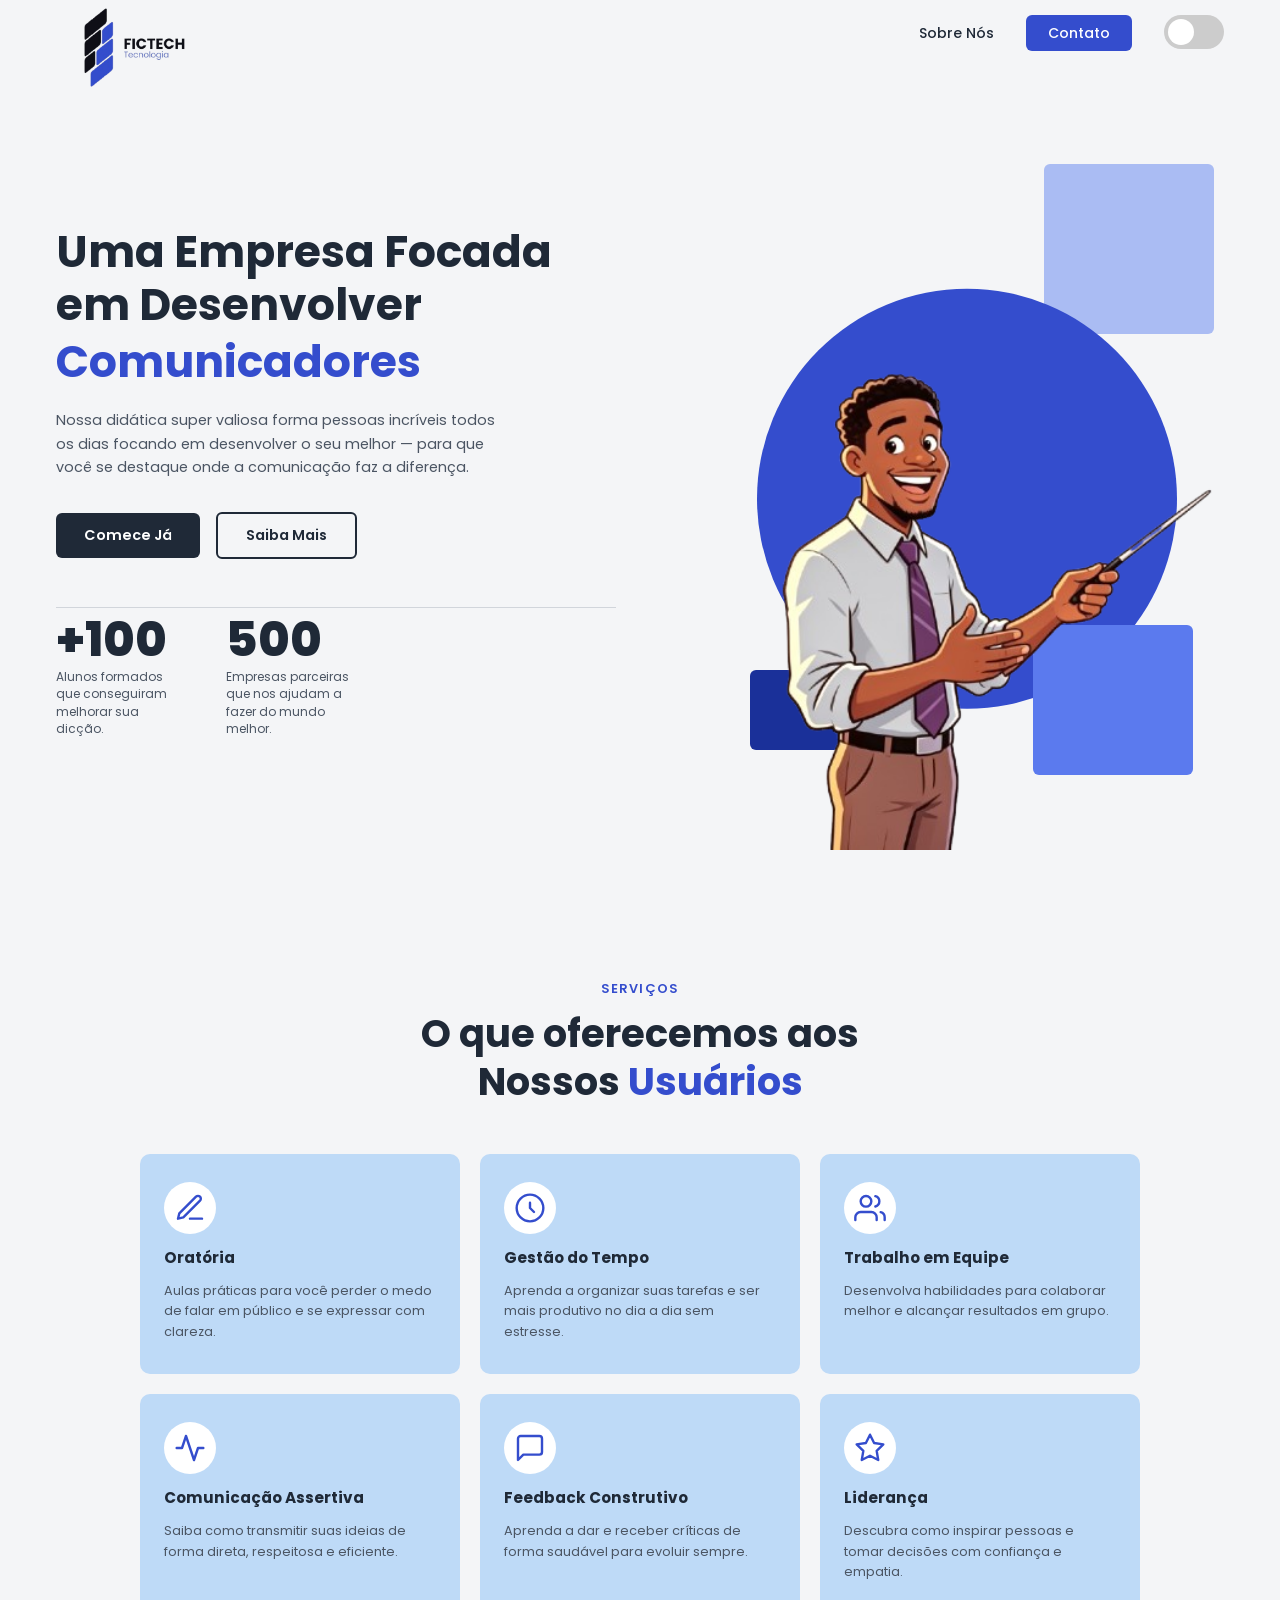
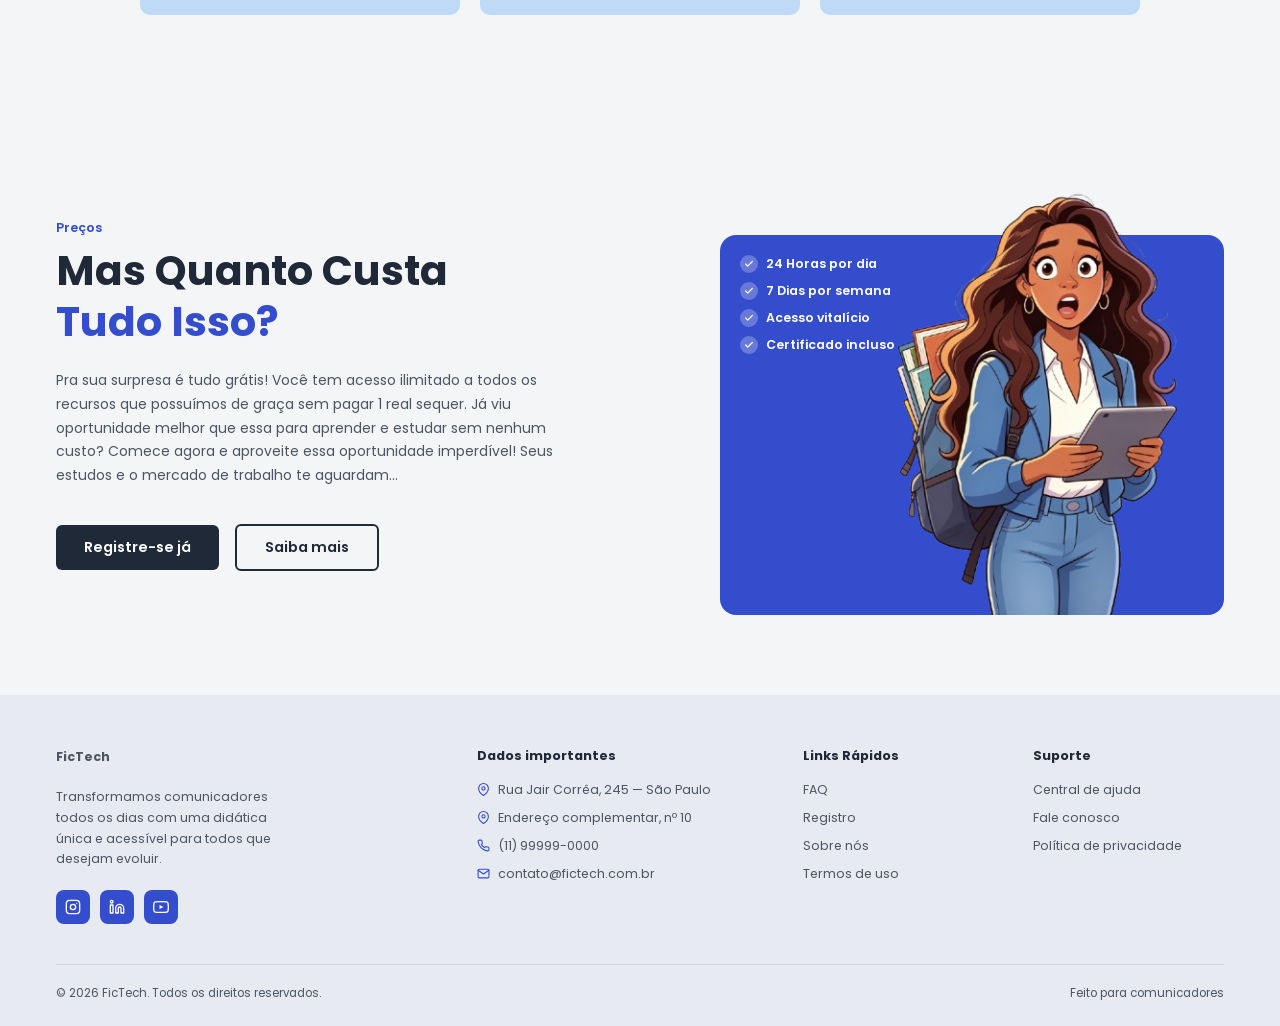
<file: Index.html>
<!DOCTYPE html>
<html lang="pt-BR">
<head>
  <meta charset="UTF-8" />
  <meta name="viewport" content="width=device-width, initial-scale=1.0" />
  <title>FicTech — Comunicadores</title>
  <link rel="preconnect" href="https://fonts.googleapis.com" />
  <link rel="stylesheet" href="estilos/fictech.css">
  <link rel="stylesheet" href="estilos/geral.css">
  <script src="scripts/script.js" defer ></script>
  <link rel="preconnect" href="https://fonts.gstatic.com" crossorigin />
  <link href="https://fonts.googleapis.com/css2?family=Poppins:ital,wght@0,100;0,200;0,300;0,400;0,500;0,600;0,700;0,800;0,900;1,100;1,200;1,300;1,400;1,500;1,600;1,700;1,800;1,900&display=swap" rel="stylesheet" />
</head>
<body>
  
  <!-- menu -->
  <nav class="navegacao">
    <div class="logo"><img id="logo" src="imagens/logo.png" alt="Logo FicTech"></div>

    <ul class="links-menu">
      <li><a href="paginas/sobreNos.html">Sobre Nós</a></li>
      <li><a href="paginas/contato.html" class="btn-contato">Contato</a></li>
      <label class="switch">
        <input type="checkbox" id="tema">
        <span class="slider round"></span>
    </label>
    </ul>
    
    
  </nav>

  <!-- banner principal -->
  <section class="banner-principal">

    <div class="conteudo-banner">
      <h1 class="titulo-banner">Uma Empresa Focada<br>em Desenvolver</h1>
      <h1 class="titulo-destaque">Comunicadores</h1>

      <p>
        Nossa didática super valiosa forma pessoas incríveis todos os dias
        focando em desenvolver o seu melhor — para que você se destaque onde
        a comunicação faz a diferença.
      </p>

      <div class="botoes-acao">
        <button class="btn-principal">Comece Já</button>
        <button class="btn-secundario">Saiba Mais</button>
      </div>

      <div class="estatisticas">
        <div class="item-estat">
          <span class="numero">+100</span>
          <span class="legenda">Alunos formados que conseguiram melhorar sua dicção.</span>
        </div>
        <div class="item-estat">
          <span class="numero">500</span>
          <span class="legenda">Empresas parceiras que nos ajudam a fazer do mundo melhor.</span>
        </div>
      </div>
    </div>

    <!-- imagem do banner -->
    <div class="imagem-banner">
      <div class="circulo"></div>
      <div class="retangulo-topo"></div>
      <div class="retangulo-meio"></div>
      <div class="retangulo-base"></div>

      <img class="personagem" src="imagens/img1.png" alt="Comunicador">
    </div>

  </section>

  <!-- serviços -->
  <section class="servicos">

    <div class="cabecalho-servicos">
      <span class="rotulo">Serviços</span>
      <h2 class="titulo-servicos">
        O que oferecemos aos<br>
        Nossos <span class="destaque">Usuários</span>
      </h2>
    </div>

    <div class="grade-servicos">

      <div class="cartao">
        <div class="icone">
          <svg width="32" height="32" viewBox="0 0 24 24" fill="none" stroke="currentColor" stroke-width="1.8" stroke-linecap="round" stroke-linejoin="round">
            <path d="M12 20h9"/>
            <path d="M16.5 3.5a2.121 2.121 0 0 1 3 3L7 19l-4 1 1-4L16.5 3.5z"/>
          </svg>
        </div>
        <h3 class="titulo-cartao">Oratória</h3>
        <p class="texto-cartao">Aulas práticas para você perder o medo de falar em público e se expressar com clareza.</p>
      </div>

      <div class="cartao">
        <div class="icone">
          <svg width="32" height="32" viewBox="0 0 24 24" fill="none" stroke="currentColor" stroke-width="1.8" stroke-linecap="round" stroke-linejoin="round">
            <circle cx="12" cy="12" r="10"/>
            <path d="M12 8v4l3 3"/>
          </svg>
        </div>
        <h3 class="titulo-cartao">Gestão do Tempo</h3>
        <p class="texto-cartao">Aprenda a organizar suas tarefas e ser mais produtivo no dia a dia sem estresse.</p>
      </div>

      <div class="cartao">
        <div class="icone">
          <svg width="32" height="32" viewBox="0 0 24 24" fill="none" stroke="currentColor" stroke-width="1.8" stroke-linecap="round" stroke-linejoin="round">
            <path d="M17 21v-2a4 4 0 0 0-4-4H5a4 4 0 0 0-4 4v2"/>
            <circle cx="9" cy="7" r="4"/>
            <path d="M23 21v-2a4 4 0 0 0-3-3.87"/>
            <path d="M16 3.13a4 4 0 0 1 0 7.75"/>
          </svg>
        </div>
        <h3 class="titulo-cartao">Trabalho em Equipe</h3>
        <p class="texto-cartao">Desenvolva habilidades para colaborar melhor e alcançar resultados em grupo.</p>
      </div>

      <div class="cartao">
        <div class="icone">
          <svg width="32" height="32" viewBox="0 0 24 24" fill="none" stroke="currentColor" stroke-width="1.8" stroke-linecap="round" stroke-linejoin="round">
            <polyline points="22 12 18 12 15 21 9 3 6 12 2 12"/>
          </svg>
        </div>
        <h3 class="titulo-cartao">Comunicação Assertiva</h3>
        <p class="texto-cartao">Saiba como transmitir suas ideias de forma direta, respeitosa e eficiente.</p>
      </div>

      <div class="cartao">
        <div class="icone">
          <svg width="32" height="32" viewBox="0 0 24 24" fill="none" stroke="currentColor" stroke-width="1.8" stroke-linecap="round" stroke-linejoin="round">
            <path d="M21 15a2 2 0 0 1-2 2H7l-4 4V5a2 2 0 0 1 2-2h14a2 2 0 0 1 2 2z"/>
          </svg>
        </div>
        <h3 class="titulo-cartao">Feedback Construtivo</h3>
        <p class="texto-cartao">Aprenda a dar e receber críticas de forma saudável para evoluir sempre.</p>
      </div>

      <div class="cartao">
        <div class="icone">
          <svg width="32" height="32" viewBox="0 0 24 24" fill="none" stroke="currentColor" stroke-width="1.8" stroke-linecap="round" stroke-linejoin="round">
            <polygon points="12 2 15.09 8.26 22 9.27 17 14.14 18.18 21.02 12 17.77 5.82 21.02 7 14.14 2 9.27 8.91 8.26 12 2"/>
          </svg>
        </div>
        <h3 class="titulo-cartao">Liderança</h3>
        <p class="texto-cartao">Descubra como inspirar pessoas e tomar decisões com confiança e empatia.</p>
      </div>

    </div>
  </section>

  <!-- preços -->
  <section class="precos">

    <div class="conteudo-precos">
      <span class="rotulo-precos">Preços</span>
      <h2 class="titulo-precos">Mas Quanto Custa</h2>
      <h2 class="titulo-destaque-precos">Tudo Isso?</h2>
      <p class="texto-precos">
        Pra sua surpresa é tudo grátis! Você tem acesso ilimitado a todos os recursos
        que possuímos de graça sem pagar 1 real sequer. Já viu oportunidade melhor
        que essa para aprender e estudar sem nenhum custo? Comece agora e aproveite
        essa oportunidade imperdível! Seus estudos e o mercado de trabalho te aguardam...
      </p>
      <div class="botoes-precos">
        <button class="btn-principal">Registre-se já</button>
        <button class="btn-secundario">Saiba mais</button>
      </div>
    </div>

    <div class="card-precos">
      <div class="bonus">

        

        <ul class="lista-bonus">
          <li>
            <span class="check">
              <svg width="10" height="10" viewBox="0 0 24 24" fill="none" stroke="#fff" stroke-width="3" stroke-linecap="round" stroke-linejoin="round"><polyline points="20 6 9 17 4 12"/></svg>
            </span>
            24 Horas por dia
          </li>
          <li>
            <span class="check">
              <svg width="10" height="10" viewBox="0 0 24 24" fill="none" stroke="#fff" stroke-width="3" stroke-linecap="round" stroke-linejoin="round"><polyline points="20 6 9 17 4 12"/></svg>
            </span>
            7 Dias por semana
          </li>
          <li>
            <span class="check">
              <svg width="10" height="10" viewBox="0 0 24 24" fill="none" stroke="#fff" stroke-width="3" stroke-linecap="round" stroke-linejoin="round"><polyline points="20 6 9 17 4 12"/></svg>
            </span>
            Acesso vitalício
          </li>
          <li>
            <span class="check">
              <svg width="10" height="10" viewBox="0 0 24 24" fill="none" stroke="#fff" stroke-width="3" stroke-linecap="round" stroke-linejoin="round"><polyline points="20 6 9 17 4 12"/></svg>
            </span>
            Certificado incluso
          </li>
        </ul>

      </div>

      <img class="personagem-precos" src="imagens/img2.png" alt="Personagem" />

    </div>

  </section>

  <!-- rodapé -->
  <footer class="rodape">
    <div class="grade-rodape">

      <div class="marca">
        <p class="titulo-coluna">FicTech</p>
        <p>Transformamos comunicadores todos os dias com uma didática única e acessível para todos que desejam evoluir.</p>
        <div class="redes">
          <a href="#" class="icone-rede" aria-label="Instagram">
            <svg width="16" height="16" viewBox="0 0 24 24" fill="none" stroke="currentColor" stroke-width="2" stroke-linecap="round" stroke-linejoin="round">
              <rect x="2" y="2" width="20" height="20" rx="5"/><circle cx="12" cy="12" r="4"/><circle cx="17.5" cy="6.5" r="1" fill="currentColor" stroke="none"/>
            </svg>
          </a>
          <a href="#" class="icone-rede" aria-label="LinkedIn">
            <svg width="16" height="16" viewBox="0 0 24 24" fill="none" stroke="currentColor" stroke-width="2" stroke-linecap="round" stroke-linejoin="round">
              <path d="M16 8a6 6 0 0 1 6 6v7h-4v-7a2 2 0 0 0-2-2 2 2 0 0 0-2 2v7h-4v-7a6 6 0 0 1 6-6z"/><rect x="2" y="9" width="4" height="12"/><circle cx="4" cy="4" r="2"/>
            </svg>
          </a>
          <a href="#" class="icone-rede" aria-label="YouTube">
            <svg width="16" height="16" viewBox="0 0 24 24" fill="none" stroke="currentColor" stroke-width="2" stroke-linecap="round" stroke-linejoin="round">
              <path d="M22.54 6.42a2.78 2.78 0 0 0-1.95-1.96C18.88 4 12 4 12 4s-6.88 0-8.59.46A2.78 2.78 0 0 0 1.46 6.42 29 29 0 0 0 1 12a29 29 0 0 0 .46 5.58 2.78 2.78 0 0 0 1.95 1.96C5.12 20 12 20 12 20s6.88 0 8.59-.46a2.78 2.78 0 0 0 1.95-1.96A29 29 0 0 0 23 12a29 29 0 0 0-.46-5.58z"/><polygon points="9.75 15.02 15.5 12 9.75 8.98 9.75 15.02" fill="currentColor" stroke="none"/>
            </svg>
          </a>
        </div>
      </div>

      <div>
        <p class="titulo-coluna">Dados importantes</p>
        <ul class="lista-rodape">
          <li>
            <svg width="13" height="13" viewBox="0 0 24 24" fill="none" stroke="currentColor" stroke-width="2" stroke-linecap="round" stroke-linejoin="round"><path d="M21 10c0 7-9 13-9 13S3 17 3 10a9 9 0 0 1 18 0z"/><circle cx="12" cy="10" r="3"/></svg>
            Rua Jair Corrêa, 245 — São Paulo
          </li>
          <li>
            <svg width="13" height="13" viewBox="0 0 24 24" fill="none" stroke="currentColor" stroke-width="2" stroke-linecap="round" stroke-linejoin="round"><path d="M21 10c0 7-9 13-9 13S3 17 3 10a9 9 0 0 1 18 0z"/><circle cx="12" cy="10" r="3"/></svg>
            Endereço complementar, nº 10
          </li>
          <li>
            <svg width="13" height="13" viewBox="0 0 24 24" fill="none" stroke="currentColor" stroke-width="2" stroke-linecap="round" stroke-linejoin="round"><path d="M22 16.92v3a2 2 0 0 1-2.18 2 19.79 19.79 0 0 1-8.63-3.07 19.5 19.5 0 0 1-6-6 19.79 19.79 0 0 1-3.07-8.67A2 2 0 0 1 4.11 2h3a2 2 0 0 1 2 1.72c.127.96.361 1.903.7 2.81a2 2 0 0 1-.45 2.11L8.09 9.91a16 16 0 0 0 6 6l1.27-1.27a2 2 0 0 1 2.11-.45c.907.339 1.85.573 2.81.7A2 2 0 0 1 22 16.92z"/></svg>
            (11) 99999-0000
          </li>
          <li>
            <svg width="13" height="13" viewBox="0 0 24 24" fill="none" stroke="currentColor" stroke-width="2" stroke-linecap="round" stroke-linejoin="round"><path d="M4 4h16c1.1 0 2 .9 2 2v12c0 1.1-.9 2-2 2H4c-1.1 0-2-.9-2-2V6c0-1.1.9-2 2-2z"/><polyline points="22,6 12,13 2,6"/></svg>
            contato@fictech.com.br
          </li>
        </ul>
      </div>

      <div>
        <p class="titulo-coluna">Links Rápidos</p>
        <ul class="lista-rodape">
          <li><a href="#">FAQ</a></li>
          <li><a href="#">Registro</a></li>
          <li><a href="#">Sobre nós</a></li>
          <li><a href="#">Termos de uso</a></li>
        </ul>
      </div>

      <div>
        <p class="titulo-coluna">Suporte</p>
        <ul class="lista-rodape">
          <li><a href="#">Central de ajuda</a></li>
          <li><a href="#">Fale conosco</a></li>
          <li><a href="#">Política de privacidade</a></li>
        </ul>
      </div>

    </div>

    <div class="base-rodape">
      <p>© 2026 FicTech. Todos os direitos reservados.</p>
      <span>Feito para comunicadores</span>
    </div>
  </footer>

</body>
</html>
</file>
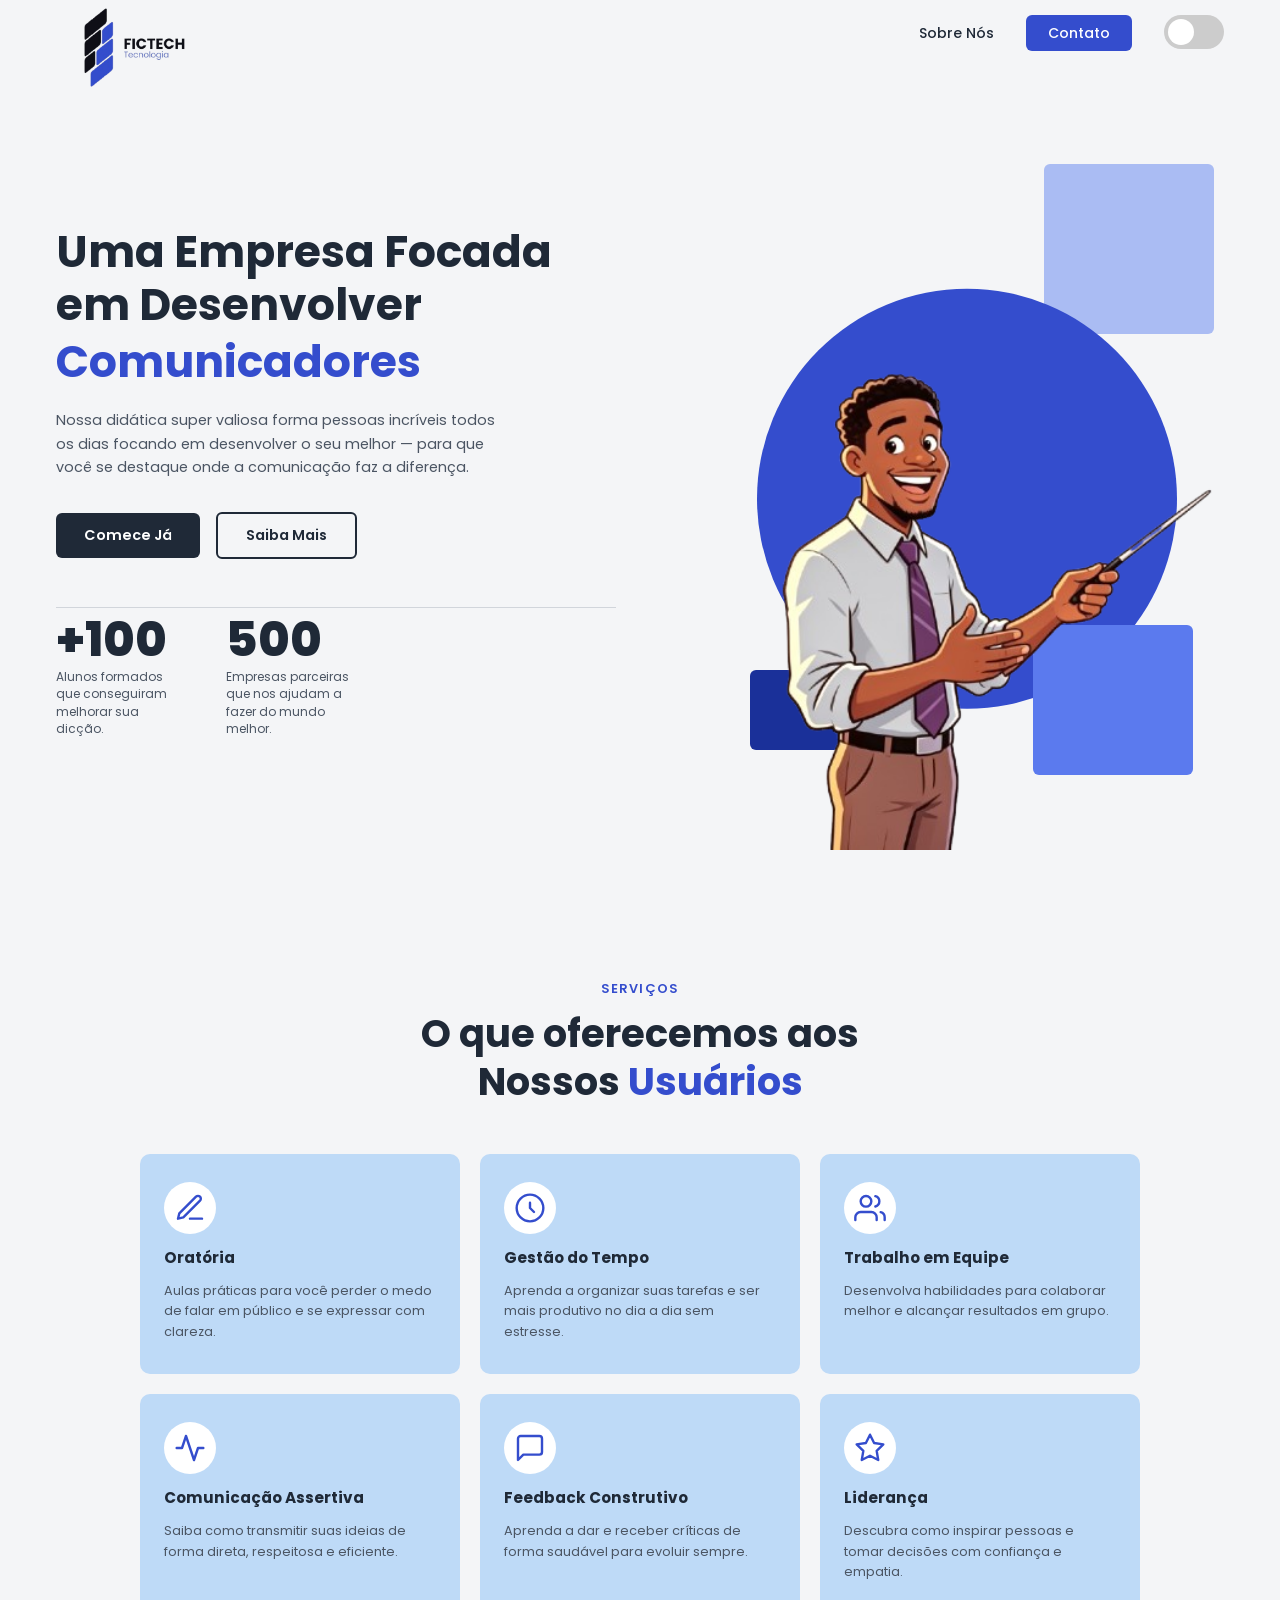
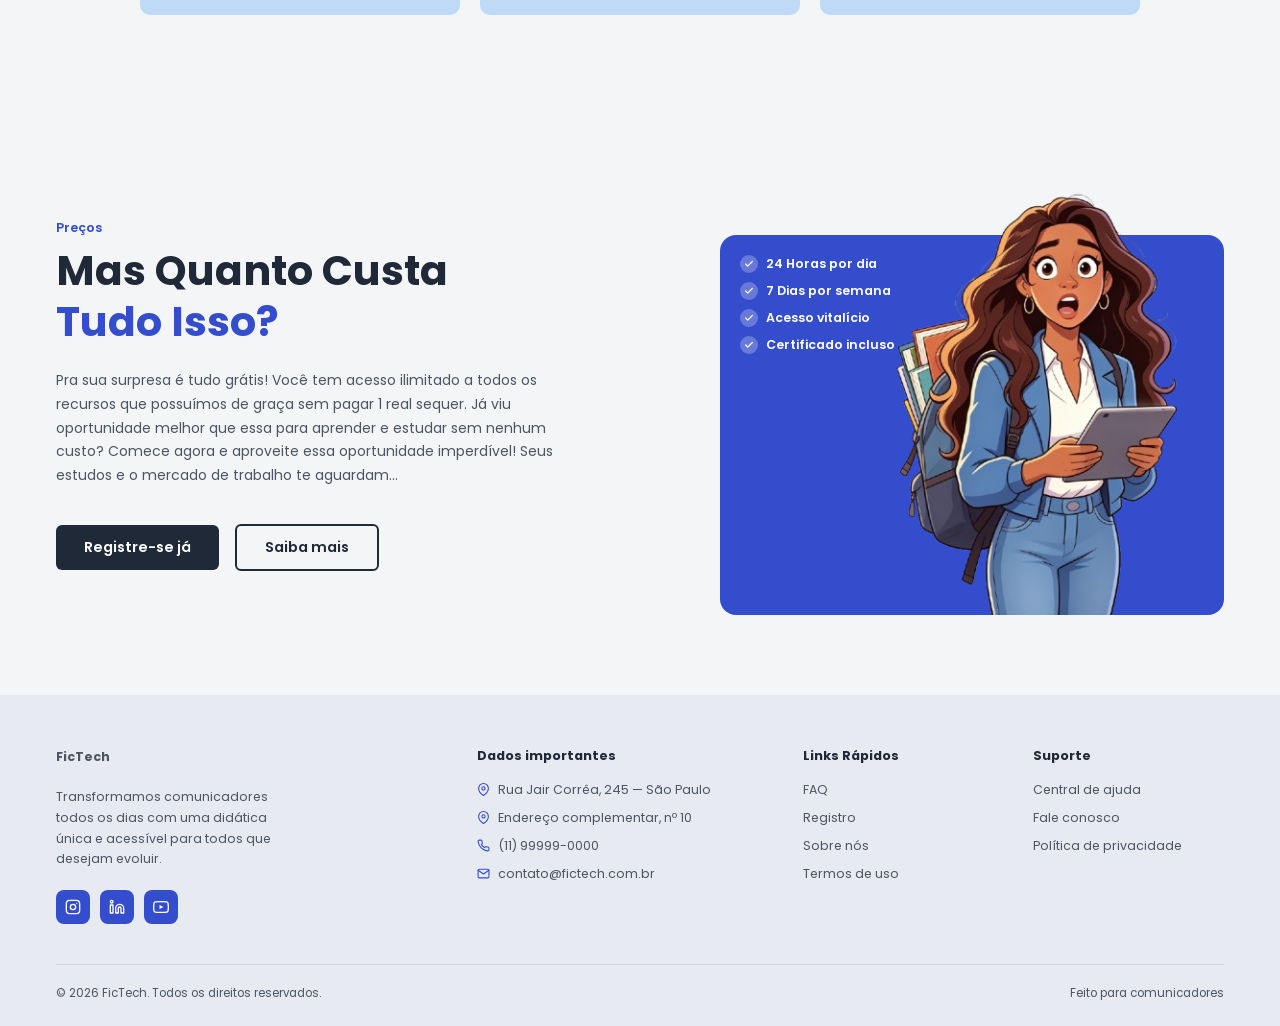
<file: Projeto_Fictech/Index.html>
<!DOCTYPE html>
<html lang="pt-BR">
<head>
  <meta charset="UTF-8" />
  <meta name="viewport" content="width=device-width, initial-scale=1.0" />
  <title>FicTech — Comunicadores</title>
  <link rel="preconnect" href="https://fonts.googleapis.com" />
  <link rel="stylesheet" href="estilos/fictech.css">
  <link rel="stylesheet" href="estilos/geral.css">
  <script src="scripts/script.js" defer ></script>
  <link rel="preconnect" href="https://fonts.gstatic.com" crossorigin />
  <link href="https://fonts.googleapis.com/css2?family=Poppins:ital,wght@0,100;0,200;0,300;0,400;0,500;0,600;0,700;0,800;0,900;1,100;1,200;1,300;1,400;1,500;1,600;1,700;1,800;1,900&display=swap" rel="stylesheet" />
</head>
<body>

  <!-- menu -->
  <nav class="navegacao">
    <div class="logo"><img id="logo" src="imagens/logo.png" alt="Logo FicTech"></div>

    <ul class="links-menu">
      <li><a href="sobreNos.html">Sobre Nós</a></li>
      <li><a href="contato.html" class="btn-contato">Contato</a></li>
      <label class="switch">
        <input type="checkbox" id="tema">
        <span class="slider round"></span>
    </label>
    </ul>
    
    
  </nav>

  <!-- banner principal -->
  <section class="banner-principal">

    <div class="conteudo-banner">
      <h1 class="titulo-banner">Uma Empresa Focada<br>em Desenvolver</h1>
      <h1 class="titulo-destaque">Comunicadores</h1>

      <p>
        Nossa didática super valiosa forma pessoas incríveis todos os dias
        focando em desenvolver o seu melhor — para que você se destaque onde
        a comunicação faz a diferença.
      </p>

      <div class="botoes-acao">
        <button class="btn-principal">Comece Já</button>
        <button class="btn-secundario">Saiba Mais</button>
      </div>

      <div class="estatisticas">
        <div class="item-estat">
          <span class="numero">+100</span>
          <span class="legenda">Alunos formados que conseguiram melhorar sua dicção.</span>
        </div>
        <div class="item-estat">
          <span class="numero">500</span>
          <span class="legenda">Empresas parceiras que nos ajudam a fazer do mundo melhor.</span>
        </div>
      </div>
    </div>

    <!-- imagem do banner -->
    <div class="imagem-banner">
      <div class="circulo"></div>
      <div class="retangulo-topo"></div>
      <div class="retangulo-meio"></div>
      <div class="retangulo-base"></div>

      <img class="personagem" src="imagens/img1.png" alt="Comunicador">
    </div>

  </section>

  <!-- serviços -->
  <section class="servicos">

    <div class="cabecalho-servicos">
      <span class="rotulo">Serviços</span>
      <h2 class="titulo-servicos">
        O que oferecemos aos<br>
        Nossos <span class="destaque">Usuários</span>
      </h2>
    </div>

    <div class="grade-servicos">

      <div class="cartao">
        <div class="icone">
          <svg width="32" height="32" viewBox="0 0 24 24" fill="none" stroke="currentColor" stroke-width="1.8" stroke-linecap="round" stroke-linejoin="round">
            <path d="M12 20h9"/>
            <path d="M16.5 3.5a2.121 2.121 0 0 1 3 3L7 19l-4 1 1-4L16.5 3.5z"/>
          </svg>
        </div>
        <h3 class="titulo-cartao">Oratória</h3>
        <p class="texto-cartao">Aulas práticas para você perder o medo de falar em público e se expressar com clareza.</p>
      </div>

      <div class="cartao">
        <div class="icone">
          <svg width="32" height="32" viewBox="0 0 24 24" fill="none" stroke="currentColor" stroke-width="1.8" stroke-linecap="round" stroke-linejoin="round">
            <circle cx="12" cy="12" r="10"/>
            <path d="M12 8v4l3 3"/>
          </svg>
        </div>
        <h3 class="titulo-cartao">Gestão do Tempo</h3>
        <p class="texto-cartao">Aprenda a organizar suas tarefas e ser mais produtivo no dia a dia sem estresse.</p>
      </div>

      <div class="cartao">
        <div class="icone">
          <svg width="32" height="32" viewBox="0 0 24 24" fill="none" stroke="currentColor" stroke-width="1.8" stroke-linecap="round" stroke-linejoin="round">
            <path d="M17 21v-2a4 4 0 0 0-4-4H5a4 4 0 0 0-4 4v2"/>
            <circle cx="9" cy="7" r="4"/>
            <path d="M23 21v-2a4 4 0 0 0-3-3.87"/>
            <path d="M16 3.13a4 4 0 0 1 0 7.75"/>
          </svg>
        </div>
        <h3 class="titulo-cartao">Trabalho em Equipe</h3>
        <p class="texto-cartao">Desenvolva habilidades para colaborar melhor e alcançar resultados em grupo.</p>
      </div>

      <div class="cartao">
        <div class="icone">
          <svg width="32" height="32" viewBox="0 0 24 24" fill="none" stroke="currentColor" stroke-width="1.8" stroke-linecap="round" stroke-linejoin="round">
            <polyline points="22 12 18 12 15 21 9 3 6 12 2 12"/>
          </svg>
        </div>
        <h3 class="titulo-cartao">Comunicação Assertiva</h3>
        <p class="texto-cartao">Saiba como transmitir suas ideias de forma direta, respeitosa e eficiente.</p>
      </div>

      <div class="cartao">
        <div class="icone">
          <svg width="32" height="32" viewBox="0 0 24 24" fill="none" stroke="currentColor" stroke-width="1.8" stroke-linecap="round" stroke-linejoin="round">
            <path d="M21 15a2 2 0 0 1-2 2H7l-4 4V5a2 2 0 0 1 2-2h14a2 2 0 0 1 2 2z"/>
          </svg>
        </div>
        <h3 class="titulo-cartao">Feedback Construtivo</h3>
        <p class="texto-cartao">Aprenda a dar e receber críticas de forma saudável para evoluir sempre.</p>
      </div>

      <div class="cartao">
        <div class="icone">
          <svg width="32" height="32" viewBox="0 0 24 24" fill="none" stroke="currentColor" stroke-width="1.8" stroke-linecap="round" stroke-linejoin="round">
            <polygon points="12 2 15.09 8.26 22 9.27 17 14.14 18.18 21.02 12 17.77 5.82 21.02 7 14.14 2 9.27 8.91 8.26 12 2"/>
          </svg>
        </div>
        <h3 class="titulo-cartao">Liderança</h3>
        <p class="texto-cartao">Descubra como inspirar pessoas e tomar decisões com confiança e empatia.</p>
      </div>

    </div>
  </section>

  <!-- preços -->
  <section class="precos">

    <div class="conteudo-precos">
      <span class="rotulo-precos">Preços</span>
      <h2 class="titulo-precos">Mas Quanto Custa</h2>
      <h2 class="titulo-destaque-precos">Tudo Isso?</h2>
      <p class="texto-precos">
        Pra sua surpresa é tudo grátis! Você tem acesso ilimitado a todos os recursos
        que possuímos de graça sem pagar 1 real sequer. Já viu oportunidade melhor
        que essa para aprender e estudar sem nenhum custo? Comece agora e aproveite
        essa oportunidade imperdível! Seus estudos e o mercado de trabalho te aguardam...
      </p>
      <div class="botoes-precos">
        <button class="btn-principal">Registre-se já</button>
        <button class="btn-secundario">Saiba mais</button>
      </div>
    </div>

    <div class="card-precos">
      <div class="bonus">

        

        <ul class="lista-bonus">
          <li>
            <span class="check">
              <svg width="10" height="10" viewBox="0 0 24 24" fill="none" stroke="#fff" stroke-width="3" stroke-linecap="round" stroke-linejoin="round"><polyline points="20 6 9 17 4 12"/></svg>
            </span>
            24 Horas por dia
          </li>
          <li>
            <span class="check">
              <svg width="10" height="10" viewBox="0 0 24 24" fill="none" stroke="#fff" stroke-width="3" stroke-linecap="round" stroke-linejoin="round"><polyline points="20 6 9 17 4 12"/></svg>
            </span>
            7 Dias por semana
          </li>
          <li>
            <span class="check">
              <svg width="10" height="10" viewBox="0 0 24 24" fill="none" stroke="#fff" stroke-width="3" stroke-linecap="round" stroke-linejoin="round"><polyline points="20 6 9 17 4 12"/></svg>
            </span>
            Acesso vitalício
          </li>
          <li>
            <span class="check">
              <svg width="10" height="10" viewBox="0 0 24 24" fill="none" stroke="#fff" stroke-width="3" stroke-linecap="round" stroke-linejoin="round"><polyline points="20 6 9 17 4 12"/></svg>
            </span>
            Certificado incluso
          </li>
        </ul>

      </div>

      <img class="personagem-precos" src="imagens/img2.png" alt="Personagem" />

    </div>

  </section>

  <!-- rodapé -->
  <footer class="rodape">
    <div class="grade-rodape">

      <div class="marca">
        <p class="titulo-coluna">FicTech</p>
        <p>Transformamos comunicadores todos os dias com uma didática única e acessível para todos que desejam evoluir.</p>
        <div class="redes">
          <a href="#" class="icone-rede" aria-label="Instagram">
            <svg width="16" height="16" viewBox="0 0 24 24" fill="none" stroke="currentColor" stroke-width="2" stroke-linecap="round" stroke-linejoin="round">
              <rect x="2" y="2" width="20" height="20" rx="5"/><circle cx="12" cy="12" r="4"/><circle cx="17.5" cy="6.5" r="1" fill="currentColor" stroke="none"/>
            </svg>
          </a>
          <a href="#" class="icone-rede" aria-label="LinkedIn">
            <svg width="16" height="16" viewBox="0 0 24 24" fill="none" stroke="currentColor" stroke-width="2" stroke-linecap="round" stroke-linejoin="round">
              <path d="M16 8a6 6 0 0 1 6 6v7h-4v-7a2 2 0 0 0-2-2 2 2 0 0 0-2 2v7h-4v-7a6 6 0 0 1 6-6z"/><rect x="2" y="9" width="4" height="12"/><circle cx="4" cy="4" r="2"/>
            </svg>
          </a>
          <a href="#" class="icone-rede" aria-label="YouTube">
            <svg width="16" height="16" viewBox="0 0 24 24" fill="none" stroke="currentColor" stroke-width="2" stroke-linecap="round" stroke-linejoin="round">
              <path d="M22.54 6.42a2.78 2.78 0 0 0-1.95-1.96C18.88 4 12 4 12 4s-6.88 0-8.59.46A2.78 2.78 0 0 0 1.46 6.42 29 29 0 0 0 1 12a29 29 0 0 0 .46 5.58 2.78 2.78 0 0 0 1.95 1.96C5.12 20 12 20 12 20s6.88 0 8.59-.46a2.78 2.78 0 0 0 1.95-1.96A29 29 0 0 0 23 12a29 29 0 0 0-.46-5.58z"/><polygon points="9.75 15.02 15.5 12 9.75 8.98 9.75 15.02" fill="currentColor" stroke="none"/>
            </svg>
          </a>
        </div>
      </div>

      <div>
        <p class="titulo-coluna">Dados importantes</p>
        <ul class="lista-rodape">
          <li>
            <svg width="13" height="13" viewBox="0 0 24 24" fill="none" stroke="currentColor" stroke-width="2" stroke-linecap="round" stroke-linejoin="round"><path d="M21 10c0 7-9 13-9 13S3 17 3 10a9 9 0 0 1 18 0z"/><circle cx="12" cy="10" r="3"/></svg>
            Rua Jair Corrêa, 245 — São Paulo
          </li>
          <li>
            <svg width="13" height="13" viewBox="0 0 24 24" fill="none" stroke="currentColor" stroke-width="2" stroke-linecap="round" stroke-linejoin="round"><path d="M21 10c0 7-9 13-9 13S3 17 3 10a9 9 0 0 1 18 0z"/><circle cx="12" cy="10" r="3"/></svg>
            Endereço complementar, nº 10
          </li>
          <li>
            <svg width="13" height="13" viewBox="0 0 24 24" fill="none" stroke="currentColor" stroke-width="2" stroke-linecap="round" stroke-linejoin="round"><path d="M22 16.92v3a2 2 0 0 1-2.18 2 19.79 19.79 0 0 1-8.63-3.07 19.5 19.5 0 0 1-6-6 19.79 19.79 0 0 1-3.07-8.67A2 2 0 0 1 4.11 2h3a2 2 0 0 1 2 1.72c.127.96.361 1.903.7 2.81a2 2 0 0 1-.45 2.11L8.09 9.91a16 16 0 0 0 6 6l1.27-1.27a2 2 0 0 1 2.11-.45c.907.339 1.85.573 2.81.7A2 2 0 0 1 22 16.92z"/></svg>
            (11) 99999-0000
          </li>
          <li>
            <svg width="13" height="13" viewBox="0 0 24 24" fill="none" stroke="currentColor" stroke-width="2" stroke-linecap="round" stroke-linejoin="round"><path d="M4 4h16c1.1 0 2 .9 2 2v12c0 1.1-.9 2-2 2H4c-1.1 0-2-.9-2-2V6c0-1.1.9-2 2-2z"/><polyline points="22,6 12,13 2,6"/></svg>
            contato@fictech.com.br
          </li>
        </ul>
      </div>

      <div>
        <p class="titulo-coluna">Links Rápidos</p>
        <ul class="lista-rodape">
          <li><a href="#">FAQ</a></li>
          <li><a href="#">Registro</a></li>
          <li><a href="#">Sobre nós</a></li>
          <li><a href="#">Termos de uso</a></li>
        </ul>
      </div>

      <div>
        <p class="titulo-coluna">Suporte</p>
        <ul class="lista-rodape">
          <li><a href="#">Central de ajuda</a></li>
          <li><a href="#">Fale conosco</a></li>
          <li><a href="#">Política de privacidade</a></li>
        </ul>
      </div>

    </div>

    <div class="base-rodape">
      <p>© 2026 FicTech. Todos os direitos reservados.</p>
      <span>Feito para comunicadores</span>
    </div>
  </footer>

</body>
</html>
</file>
<file: estilos/fictech.css>
/* reset básico */
*, *::before, *::after {
  box-sizing: border-box;
  margin: 0;
  padding: 0;
}

:root {
  --bg:        #F4F5F7;
  --nav-bg:    #E7EAF0;
  --azul:      #344DCD;
  --azul-claro:#5B7AEE;
  --azul-pastel:#AABCF3;
  --azul-escuro:#1A3099;
  --texto:     #1F2937;
  --texto-suave:#4B5563;
  --fonte: 'Poppins', sans-serif;
}

html, body {
  height: 100%;
}

body {
  font-family: var(--fonte);
  background-color: var(--bg);
  color: var(--texto);
  min-height: 100vh;
}

/* menu */
.navegacao {
  display: flex;
  align-items: center;
  justify-content: space-between;
  height: 64px;
  padding: 0 56px;
}

.logo > img {
  padding-top: 37px;
  height: 200px;
}

.links-menu {
  display: flex;
  align-items: center;
  gap: 32px;
  list-style: none;
}

.links-menu a {
  text-decoration: none;
  font-size: 14px;
  font-weight: 500;
  color: var(--texto);
  transition: color 0.2s;
}

.links-menu a:hover {
  color: var(--azul);
}

.btn-contato {
  background-color: var(--azul);
  color: #fff !important;
  padding: 8px 22px;
  border-radius: 6px;
  font-weight: 600;
  font-size: 14px;
  transition: background 0.2s;
}

.btn-contato:hover {
  background: var(--azul-escuro) !important;
}

/* banner principal */
.banner-principal {
  display: grid;
  grid-template-columns: 55fr 45fr;
  align-items: center;
  min-height: calc(100vh - 64px);
  padding: 0 56px;
  gap: 24px;
  overflow: hidden;
  position: relative;
}

.conteudo-banner {
  padding: 64px 0;
  max-width: 560px;
}

.titulo-banner {
  font-size: clamp(2rem, 3.5vw, 2.75rem);
  font-weight: 700;
  line-height: 1.2;
  color: var(--texto);
  margin-bottom: 4px;
}

.titulo-destaque {
  font-size: clamp(2rem, 3.5vw, 2.75rem);
  font-weight: 700;
  line-height: 1.2;
  color: var(--azul);
  margin-bottom: 20px;
}

.conteudo-banner p {
  font-size: 0.9rem;
  font-weight: 400;
  color: var(--texto-suave);
  line-height: 1.65;
  max-width: 460px;
  margin-bottom: 32px;
}

.botoes-acao {
  display: flex;
  gap: 16px;
  align-items: center;
  margin-bottom: 48px;
}

.btn-principal {
  background-color: var(--texto);
  color: #fff;
  padding: 12px 28px;
  border-radius: 6px;
  font-family: var(--fonte);
  font-size: 0.9rem;
  font-weight: 600;
  border: none;
  cursor: pointer;
  transition: background 0.2s;
}

.btn-principal:hover {
  background-color: var(--azul);
}

.btn-secundario {
  background-color: transparent;
  color: var(--texto);
  padding: 11px 28px;
  border-radius: 6px;
  font-family: var(--fonte);
  font-size: 0.9rem;
  font-weight: 600;
  border: 2px solid var(--texto);
  cursor: pointer;
  transition: border-color 0.2s, color 0.2s;
}

.btn-secundario:hover {
  border-color: var(--azul);
  color: var(--azul);
}

.estatisticas {
  display: flex;
  gap: 40px;
  align-items: flex-start;
  padding-top: 8px;
  border-top: 1px solid #D1D5DB;
}

.item-estat {
  display: flex;
  flex-direction: column;
  gap: 4px;
}

.numero {
  font-size: 3rem;
  font-weight: 800;
  color: var(--texto);
  line-height: 1;
}

.legenda {
  font-size: 0.75rem;
  font-weight: 400;
  color: var(--texto-suave);
  max-width: 130px;
  line-height: 1.45;
}

/* imagem do banner */
.imagem-banner {
  position: relative;
  width: 100%;
  height: 100%;
  min-height: 520px;
  display: flex;
  align-items: center;
  justify-content: center;
}

.circulo {
  position: absolute;
  width: 420px;
  height: 420px;
  background-color: var(--azul);
  border-radius: 50%;
  top: 50%;
  left: 50%;
  transform: translate(-50%, -46%);
  z-index: 0;
}

.retangulo-topo {
  position: absolute;
  width: 170px;
  height: 170px;
  background-color: var(--azul-pastel);
  border-radius: 6px;
  top: 12%;
  right: 2%;
  z-index: -1;
}

.retangulo-meio {
  position: absolute;
  width: 160px;
  height: 150px;
  background-color: var(--azul-claro);
  border-radius: 6px;
  bottom: 15%;
  right: 6%;
  z-index: 1;
}

.retangulo-base {
  position: absolute;
  width: 90px;
  height: 80px;
  background-color: var(--azul-escuro);
  border-radius: 6px;
  bottom: 18%;
  left: 8%;
  z-index: 1;
}

.personagem {
  position: absolute;
  z-index: 2;
  width: 610px;
  bottom: 6%;
  left: 50%;
  transform: translateX(-50%);
  object-fit: contain;
}

/* responsividade do banner */
@media (max-width: 900px) {
  .banner-principal {
    grid-template-columns: 1fr;
    padding: 40px 28px;
  }

  .imagem-banner {
    min-height: 340px;
    order: -1;
  }

  .circulo {
    width: 320px;
    height: 320px;
  }

  .conteudo-banner {
    padding: 32px 0 48px;
    max-width: 100%;
  }

  .navegacao {
    padding: 0 24px;
  }
}

@media (max-width: 480px) {
  .botoes-acao {
    flex-direction: column;
    align-items: flex-start;
  }

  .btn-principal, .btn-secundario {
    width: 100%;
    text-align: center;
  }
}

/* seção de serviços */
.servicos {
  background-color: var(--bg);
  padding: 80px 56px;
}

.cabecalho-servicos {
  text-align: center;
  margin-bottom: 48px;
}

.rotulo {
  display: block;
  font-size: 0.8rem;
  font-weight: 600;
  color: var(--azul);
  text-transform: uppercase;
  letter-spacing: 0.08em;
  margin-bottom: 12px;
}

.titulo-servicos {
  font-size: clamp(1.75rem, 3vw, 2.5rem);
  font-weight: 700;
  color: var(--texto);
  line-height: 1.25;
}

.destaque {
  color: var(--azul);
}

.grade-servicos {
  display: grid;
  grid-template-columns: repeat(3, 1fr);
  gap: 20px;
  max-width: 1000px;
  margin: 0 auto;
}

.cartao {
  background-color: #BEDAF7;
  border-radius: 10px;
  padding: 28px 24px 32px;
  display: flex;
  flex-direction: column;
  gap: 12px;
  transition: transform 0.2s, box-shadow 0.2s;
}

.cartao:hover {
  transform: translateY(-4px);
  box-shadow: 0 8px 24px rgba(52, 77, 205, 0.15);
}

.icone {
  width: 52px;
  height: 52px;
  background-color: #fff;
  border-radius: 50%;
  display: flex;
  align-items: center;
  justify-content: center;
  color: var(--azul);
  flex-shrink: 0;
}

.titulo-cartao {
  font-size: 0.95rem;
  font-weight: 700;
  color: var(--texto);
}

.texto-cartao {
  font-size: 0.8rem;
  font-weight: 400;
  color: var(--texto-suave);
  line-height: 1.6;
}

@media (max-width: 768px) {
  .servicos {
    padding: 60px 24px;
  }
  .grade-servicos {
    grid-template-columns: repeat(2, 1fr);
  }
}

@media (max-width: 480px) {
  .grade-servicos {
    grid-template-columns: 1fr;
  }
}

/* preços */
.precos {
  background-color: var(--bg);
  padding: 80px 56px;
  display: grid;
  grid-template-columns: 55fr 45fr;
  align-items: center;
  gap: 48px;
  overflow: hidden;
}

.conteudo-precos {
  max-width: 520px;
}

.rotulo-precos {
  display: block;
  font-size: 0.8rem;
  font-weight: 600;
  color: var(--azul);
  margin-bottom: 10px;
}

.titulo-precos {
  font-size: clamp(2rem, 3.2vw, 2.75rem);
  font-weight: 700;
  color: var(--texto);
  line-height: 1.15;
  margin-bottom: 4px;
}

.titulo-destaque-precos {
  font-size: clamp(2rem, 3.2vw, 2.75rem);
  font-weight: 700;
  color: var(--azul);
  line-height: 1.15;
  margin-bottom: 24px;
}

.texto-precos {
  font-size: 0.875rem;
  color: var(--texto-suave);
  line-height: 1.7;
  margin-bottom: 36px;
}

.botoes-precos {
  display: flex;
  gap: 16px;
  align-items: center;
}

.card-precos {
  position: relative;
  border-radius: 16px;
  background-color: var(--azul);
  overflow: visible;
  min-height: 380px;
  margin-top: 60px;
}

.bonus {
  padding: 20px 20px 0 20px;
  position: relative;
  z-index: 3;
  display: inline-block;
}

.etiqueta-bonus {
  display: inline-flex;
  align-items: center;
  gap: 6px;
  background-color: rgba(255,255,255,0.15);
  border: 1px solid rgba(255,255,255,0.4);
  border-radius: 20px;
  padding: 4px 12px;
  font-size: 0.62rem;
  font-weight: 700;
  color: #fff;
  letter-spacing: 0.08em;
  text-transform: uppercase;
  margin-bottom: 14px;
}

.lista-bonus {
  list-style: none;
  display: flex;
  flex-direction: column;
  gap: 9px;
}

.lista-bonus li {
  display: flex;
  align-items: center;
  gap: 8px;
  font-size: 0.78rem;
  font-weight: 600;
  color: #fff;
  white-space: nowrap;
}

.check {
  width: 18px;
  height: 18px;
  background-color: rgba(255,255,255,0.25);
  border-radius: 50%;
  display: flex;
  align-items: center;
  justify-content: center;
  flex-shrink: 0;
}

.personagem-precos {
  position: absolute;
  bottom: 0;
  left: 70%;
  transform: translateX(-50%);
  width: 480px;
  object-fit: contain;
  z-index: 4;
}

@media (max-width: 900px) {
  .precos {
    grid-template-columns: 1fr;
    padding: 60px 28px;
  }
  .conteudo-precos {
    max-width: 100%;
  }
  .card-precos {
    min-height: 340px;
  }
}

@media (max-width: 480px) {
  .precos {
    padding: 48px 20px;
  }
  .botoes-precos {
    flex-direction: column;
  }
  .botoes-precos .btn-principal,
  .botoes-precos .btn-secundario {
    width: 100%;
    text-align: center;
  }
}

/* rodapé */
.rodape {
  background-color: var(--nav-bg);
  padding: 52px 56px 24px;
  margin-top: 0;
}

.grade-rodape {
  display: grid;
  grid-template-columns: 2fr 1.5fr 1fr 1fr;
  gap: 40px;
  padding-bottom: 40px;
  border-bottom: 1px solid #D1D5DB;
}

.titulo-coluna {
  font-size: 0.8rem;
  font-weight: 700;
  color: var(--texto);
  margin-bottom: 16px;
}

.marca p {
  font-size: 0.78rem;
  color: var(--texto-suave);
  line-height: 1.65;
  margin-bottom: 20px;
  max-width: 220px;
}

.redes {
  display: flex;
  gap: 10px;
}

.icone-rede {
  width: 34px;
  height: 34px;
  border-radius: 8px;
  background-color: var(--azul);
  display: flex;
  align-items: center;
  justify-content: center;
  color: #fff;
  text-decoration: none;
  transition: background 0.2s, transform 0.2s;
}

.icone-rede:hover {
  background-color: var(--azul-escuro);
  transform: translateY(-2px);
}

.lista-rodape {
  list-style: none;
  display: flex;
  flex-direction: column;
  gap: 10px;
}

.lista-rodape li {
  font-size: 0.78rem;
  color: var(--texto-suave);
  display: flex;
  align-items: center;
  gap: 8px;
}

.lista-rodape li svg {
  flex-shrink: 0;
  color: var(--azul);
}

.lista-rodape a {
  font-size: 0.78rem;
  color: var(--texto-suave);
  text-decoration: none;
  transition: color 0.2s;
}

.lista-rodape a:hover {
  color: var(--azul);
}

.base-rodape {
  display: flex;
  align-items: center;
  justify-content: space-between;
  padding-top: 20px;
}

.base-rodape p, .base-rodape span {
  font-size: 0.72rem;
  color: var(--texto-suave);
}

@media (max-width: 900px) {
  .rodape {
    padding: 48px 28px 24px;
  }
  .grade-rodape {
    grid-template-columns: 1fr 1fr;
    gap: 32px;
  }
}

@media (max-width: 480px) {
  .grade-rodape {
    grid-template-columns: 1fr;
  }
  .base-rodape {
    flex-direction: column;
    gap: 8px;
    text-align: center;
  }
}
/* reset básico */
*, *::before, *::after {
  box-sizing: border-box;
  margin: 0;
  padding: 0;
}

:root {
  --bg:        #F4F5F7;
  --nav-bg:    #E7EAF0;
  --azul:      #344DCD;
  --azul-claro:#5B7AEE;
  --azul-pastel:#AABCF3;
  --azul-escuro:#1A3099;
  --texto:     #1F2937;
  --texto-suave:#4B5563;
  --fonte: 'Poppins', sans-serif;
  --card-bg: #BEDAF7;
  --card-ico-bg: #fff;
  --on-primary: #fff;
  --check-bg: rgba(255,255,255,0.25);
}

body.dark {
  --bg: #0b1220;
  --nav-bg: #0f1724;
  --azul: #6ea0ff;
  --azul-claro: #7eaeff;
  --azul-pastel: #5476b6;
  --azul-escuro: #2a4fb0;
  --texto: #E6EEF9;
  --texto-suave: #9AA6B3;
  --card-bg: #112235;
  --card-ico-bg: #0f1b2a;
  --on-primary: #E6EEF9;
  --check-bg: rgba(230,238,249,0.12);
}
html, body {
  height: 100%;
}

body {
  font-family: var(--fonte);
  background-color: var(--bg);
  color: var(--texto);
  min-height: 100vh;
}

.navegacao {
  display: flex;
  align-items: center;
  justify-content: space-between;
  height: 64px;
  padding: 0 56px;
}

.logo > img {
  padding-top: 37px;
  height: 200px;
}

.links-menu {
  display: flex;
  align-items: center;
  gap: 32px;
  list-style: none;
}

.links-menu a {
  text-decoration: none;
  font-size: 14px;
  font-weight: 500;
  color: var(--texto);
  transition: color 0.2s;
}

.links-menu a:hover {
  color: var(--azul);
}

.btn-contato {
  background-color: var(--azul);
  color: #fff !important;
  padding: 8px 22px;
  border-radius: 6px;
  font-weight: 600;
  font-size: 14px;
  transition: background 0.2s;
}

.btn-contato:hover {
  background: var(--azul-escuro) !important;
}

/* banner principal */
.banner-principal {
  display: grid;
  grid-template-columns: 55fr 45fr;
  align-items: center;
  min-height: calc(100vh - 64px);
  padding: 0 56px;
  gap: 24px;
  overflow: hidden;
  position: relative;
}

.conteudo-banner {
  padding: 64px 0;
  max-width: 560px;
}

.titulo-banner {
  font-size: clamp(2rem, 3.5vw, 2.75rem);
  font-weight: 700;
  line-height: 1.2;
  color: var(--texto);
  margin-bottom: 4px;
}

.titulo-destaque {
  font-size: clamp(2rem, 3.5vw, 2.75rem);
  font-weight: 700;
  line-height: 1.2;
  color: var(--azul);
  margin-bottom: 20px;
}

.conteudo-banner p {
  font-size: 0.9rem;
  font-weight: 400;
  color: var(--texto-suave);
  line-height: 1.65;
  max-width: 460px;
  margin-bottom: 32px;
}

.botoes-acao {
  display: flex;
  gap: 16px;
  align-items: center;
  margin-bottom: 48px;
}

.btn-principal {
  background-color: var(--texto);
  color: #fff;
  padding: 12px 28px;
  border-radius: 6px;
  font-family: var(--fonte);
  font-size: 0.9rem;
  font-weight: 600;
  border: none;
  cursor: pointer;
  transition: background 0.2s;
}

.btn-principal:hover {
  background-color: var(--azul);
}

.btn-secundario {
  background-color: transparent;
  color: var(--texto);
  padding: 11px 28px;
  border-radius: 6px;
  font-family: var(--fonte);
  font-size: 0.9rem;
  font-weight: 600;
  border: 2px solid var(--texto);
  cursor: pointer;
  transition: border-color 0.2s, color 0.2s;
}

.btn-secundario:hover {
  border-color: var(--azul);
  color: var(--azul);
}

.estatisticas {
  display: flex;
  gap: 40px;
  align-items: flex-start;
  padding-top: 8px;
  border-top: 1px solid #D1D5DB;
}

.item-estat {
  display: flex;
  flex-direction: column;
  gap: 4px;
}

.numero {
  font-size: 3rem;
  font-weight: 800;
  color: var(--texto);
  line-height: 1;
}

.legenda {
  font-size: 0.75rem;
  font-weight: 400;
  color: var(--texto-suave);
  max-width: 130px;
  line-height: 1.45;
}

/* imagem do banner */
.imagem-banner {
  position: relative;
  width: 100%;
  height: 100%;
  min-height: 520px;
  display: flex;
  align-items: center;
  justify-content: center;
}

.circulo {
  position: absolute;
  width: 420px;
  height: 420px;
  background-color: var(--azul);
  border-radius: 50%;
  top: 50%;
  left: 50%;
  transform: translate(-50%, -46%);
  z-index: 0;
}

.retangulo-topo {
  position: absolute;
  width: 170px;
  height: 170px;
  background-color: var(--azul-pastel);
  border-radius: 6px;
  top: 12%;
  right: 2%;
  z-index: -1;
}

.retangulo-meio {
  position: absolute;
  width: 160px;
  height: 150px;
  background-color: var(--azul-claro);
  border-radius: 6px;
  bottom: 15%;
  right: 6%;
  z-index: 1;
}

.retangulo-base {
  position: absolute;
  width: 90px;
  height: 80px;
  background-color: var(--azul-escuro);
  border-radius: 6px;
  bottom: 18%;
  left: 8%;
  z-index: 1;
}

.personagem {
  position: absolute;
  z-index: 2;
  width: 610px;
  bottom: 6%;
  left: 50%;
  transform: translateX(-50%);
  object-fit: contain;
}

/* responsividade do banner */
@media (max-width: 900px) {
  .banner-principal {
    grid-template-columns: 1fr;
    padding: 40px 28px;
  }

  .imagem-banner {
    min-height: 340px;
    order: -1;
  }

  .circulo {
    width: 320px;
    height: 320px;
  }

  .conteudo-banner {
    padding: 32px 0 48px;
    max-width: 100%;
  }

  .navegacao {
    padding: 0 24px;
  }
}

@media (max-width: 480px) {
  .botoes-acao {
    flex-direction: column;
    align-items: flex-start;
  }

  .btn-principal, .btn-secundario {
    width: 100%;
    text-align: center;
  }
}

/* seção de serviços */
.servicos {
  background-color: var(--bg);
  padding: 80px 56px;
}

.cabecalho-servicos {
  text-align: center;
  margin-bottom: 48px;
}

.rotulo {
  display: block;
  font-size: 0.8rem;
  font-weight: 600;
  color: var(--azul);
  text-transform: uppercase;
  letter-spacing: 0.08em;
  margin-bottom: 12px;
}

.titulo-servicos {
  font-size: clamp(1.75rem, 3vw, 2.5rem);
  font-weight: 700;
  color: var(--texto);
  line-height: 1.25;
}

.destaque {
  color: var(--azul);
}

.grade-servicos {
  display: grid;
  grid-template-columns: repeat(3, 1fr);
  gap: 20px;
  max-width: 1000px;
  margin: 0 auto;
}

.cartao {
  background-color: var(--card-bg);
  border-radius: 10px;
  padding: 28px 24px 32px;
  display: flex;
  flex-direction: column;
  gap: 12px;
  transition: transform 0.2s, box-shadow 0.2s;
}

.cartao:hover {
  transform: translateY(-4px);
  box-shadow: 0 8px 24px rgba(52, 77, 205, 0.15);
}

.icone {
  width: 52px;
  height: 52px;
  background-color: var(--card-ico-bg);
  border-radius: 50%;
  display: flex;
  align-items: center;
  justify-content: center;
  color: var(--azul);
  flex-shrink: 0;
}

.titulo-cartao {
  font-size: 0.95rem;
  font-weight: 700;
  color: var(--texto);
}

.texto-cartao {
  font-size: 0.8rem;
  font-weight: 400;
  color: var(--texto-suave);
  line-height: 1.6;
}

@media (max-width: 768px) {
  .servicos {
    padding: 60px 24px;
  }
  .grade-servicos {
    grid-template-columns: repeat(2, 1fr);
  }
}

@media (max-width: 480px) {
  .grade-servicos {
    grid-template-columns: 1fr;
  }
}

/* preços */
.precos {
  background-color: var(--bg);
  padding: 80px 56px;
  display: grid;
  grid-template-columns: 55fr 45fr;
  align-items: center;
  gap: 48px;
  overflow: hidden;
}

.conteudo-precos {
  max-width: 520px;
}

.rotulo-precos {
  display: block;
  font-size: 0.8rem;
  font-weight: 600;
  color: var(--azul);
  margin-bottom: 10px;
}

.titulo-precos {
  font-size: clamp(2rem, 3.2vw, 2.75rem);
  font-weight: 700;
  color: var(--texto);
  line-height: 1.15;
  margin-bottom: 4px;
}

.titulo-destaque-precos {
  font-size: clamp(2rem, 3.2vw, 2.75rem);
  font-weight: 700;
  color: var(--azul);
  line-height: 1.15;
  margin-bottom: 24px;
}

.texto-precos {
  font-size: 0.875rem;
  color: var(--texto-suave);
  line-height: 1.7;
  margin-bottom: 36px;
}

.botoes-precos {
  display: flex;
  gap: 16px;
  align-items: center;
}

.card-precos {
  position: relative;
  border-radius: 16px;
  background-color: var(--azul);
  overflow: visible;
  min-height: 380px;
  margin-top: 60px;
}

.bonus {
  padding: 20px 20px 0 20px;
  position: relative;
  z-index: 3;
  display: inline-block;
}

.etiqueta-bonus {
  display: inline-flex;
  align-items: center;
  gap: 6px;
  background-color: rgba(255,255,255,0.15);
  border: 1px solid rgba(255,255,255,0.4);
  border-radius: 20px;
  padding: 4px 12px;
  font-size: 0.62rem;
  font-weight: 700;
  color: #fff;
  letter-spacing: 0.08em;
  text-transform: uppercase;
  margin-bottom: 14px;
}

.lista-bonus {
  list-style: none;
  display: flex;
  flex-direction: column;
  gap: 9px;
}

.lista-bonus li {
  display: flex;
  align-items: center;
  gap: 8px;
  font-size: 0.78rem;
  font-weight: 600;
  color: var(--on-primary);
  white-space: nowrap;
}

.check {
  width: 18px;
  height: 18px;
  background-color: var(--check-bg);
  border-radius: 50%;
  display: flex;
  align-items: center;
  justify-content: center;
  flex-shrink: 0;
}

.personagem-precos {
  position: absolute;
  bottom: 0;
  left: 70%;
  transform: translateX(-50%);
  width: 480px;
  object-fit: contain;
  z-index: 4;
}

@media (max-width: 900px) {
  .precos {
    grid-template-columns: 1fr;
    padding: 60px 28px;
  }
  .conteudo-precos {
    max-width: 100%;
  }
  .card-precos {
    min-height: 340px;
  }
}

@media (max-width: 480px) {
  .precos {
    padding: 48px 20px;
  }
  .botoes-precos {
    flex-direction: column;
  }
  .botoes-precos .btn-principal,
  .botoes-precos .btn-secundario {
    width: 100%;
    text-align: center;
  }
}

/* rodapé */
.rodape {
  background-color: var(--nav-bg);
  padding: 52px 56px 24px;
  margin-top: 0;
}

.grade-rodape {
  display: grid;
  grid-template-columns: 2fr 1.5fr 1fr 1fr;
  gap: 40px;
  padding-bottom: 40px;
  border-bottom: 1px solid #D1D5DB;
}

.titulo-coluna {
  font-size: 0.8rem;
  font-weight: 700;
  color: var(--texto);
  margin-bottom: 16px;
}

.marca p {
  font-size: 0.78rem;
  color: var(--texto-suave);
  line-height: 1.65;
  margin-bottom: 20px;
  max-width: 220px;
}

.redes {
  display: flex;
  gap: 10px;
}

.icone-rede {
  width: 34px;
  height: 34px;
  border-radius: 8px;
  background-color: var(--azul);
  display: flex;
  align-items: center;
  justify-content: center;
  color: #fff;
  text-decoration: none;
  transition: background 0.2s, transform 0.2s;
}

.icone-rede:hover {
  background-color: var(--azul-escuro);
  transform: translateY(-2px);
}

.lista-rodape {
  list-style: none;
  display: flex;
  flex-direction: column;
  gap: 10px;
}

.lista-rodape li {
  font-size: 0.78rem;
  color: var(--texto-suave);
  display: flex;
  align-items: center;
  gap: 8px;
}

.lista-rodape li svg {
  flex-shrink: 0;
  color: var(--azul);
}

.lista-rodape a {
  font-size: 0.78rem;
  color: var(--texto-suave);
  text-decoration: none;
  transition: color 0.2s;
}

.lista-rodape a:hover {
  color: var(--azul);
}

.base-rodape {
  display: flex;
  align-items: center;
  justify-content: space-between;
  padding-top: 20px;
}

.base-rodape p, .base-rodape span {
  font-size: 0.72rem;
  color: var(--texto-suave);
}

@media (max-width: 900px) {
  .rodape {
    padding: 48px 28px 24px;
  }
  .grade-rodape {
    grid-template-columns: 1fr 1fr;
    gap: 32px;
  }
}

@media (max-width: 480px) {
  .grade-rodape {
    grid-template-columns: 1fr;
  }
  .base-rodape {
    flex-direction: column;
    gap: 8px;
    text-align: center;
  }
}
</file>
<file: estilos/geral.css>
.switch {
    position: relative;
    display: inline-block;
    width: 60px;
    height: 34px;
  }
  
  /* Hide default HTML checkbox */
  .switch input {
    opacity: 0;
    width: 0;
    height: 0;
  }
  
  /* The slider */
  .slider {
    position: absolute;
    cursor: pointer;
    top: 0;
    left: 0;
    right: 0;
    bottom: 0;
    background-color: #ccc;
    -webkit-transition: .4s;
    transition: .4s;
  }
  
  .slider:before {
    position: absolute;
    content: "";
    height: 26px;
    width: 26px;
    left: 4px;
    bottom: 4px;
    background-color: white;
    -webkit-transition: .4s;
    transition: .4s;
  }
  
  input:checked + .slider {
    background-color: #344dcd;
  }
  
  input:focus + .slider {
    box-shadow: 0 0 1px #344dcd;
  }
  
  input:checked + .slider:before {
    -webkit-transform: translateX(26px);
    -ms-transform: translateX(26px);
    transform: translateX(26px);
  }
  
  /* Rounded sliders */
  .slider.round {
    border-radius: 34px;
  }
  
  .slider.round:before {
    border-radius: 50%;
  }
</file>
<file: Projeto_Fictech/estilos/fictech.css>
/* reset básico */
*, *::before, *::after {
  box-sizing: border-box;
  margin: 0;
  padding: 0;
}

:root {
  --bg:        #F4F5F7;
  --nav-bg:    #E7EAF0;
  --azul:      #344DCD;
  --azul-claro:#5B7AEE;
  --azul-pastel:#AABCF3;
  --azul-escuro:#1A3099;
  --texto:     #1F2937;
  --texto-suave:#4B5563;
  --fonte: 'Poppins', sans-serif;
}

html, body {
  height: 100%;
}

body {
  font-family: var(--fonte);
  background-color: var(--bg);
  color: var(--texto);
  min-height: 100vh;
}

/* menu */
.navegacao {
  display: flex;
  align-items: center;
  justify-content: space-between;
  height: 64px;
  padding: 0 56px;
}

.logo > img {
  padding-top: 37px;
  height: 200px;
}

.links-menu {
  display: flex;
  align-items: center;
  gap: 32px;
  list-style: none;
}

.links-menu a {
  text-decoration: none;
  font-size: 14px;
  font-weight: 500;
  color: var(--texto);
  transition: color 0.2s;
}

.links-menu a:hover {
  color: var(--azul);
}

.btn-contato {
  background-color: var(--azul);
  color: #fff !important;
  padding: 8px 22px;
  border-radius: 6px;
  font-weight: 600;
  font-size: 14px;
  transition: background 0.2s;
}

.btn-contato:hover {
  background: var(--azul-escuro) !important;
}

/* banner principal */
.banner-principal {
  display: grid;
  grid-template-columns: 55fr 45fr;
  align-items: center;
  min-height: calc(100vh - 64px);
  padding: 0 56px;
  gap: 24px;
  overflow: hidden;
  position: relative;
}

.conteudo-banner {
  padding: 64px 0;
  max-width: 560px;
}

.titulo-banner {
  font-size: clamp(2rem, 3.5vw, 2.75rem);
  font-weight: 700;
  line-height: 1.2;
  color: var(--texto);
  margin-bottom: 4px;
}

.titulo-destaque {
  font-size: clamp(2rem, 3.5vw, 2.75rem);
  font-weight: 700;
  line-height: 1.2;
  color: var(--azul);
  margin-bottom: 20px;
}

.conteudo-banner p {
  font-size: 0.9rem;
  font-weight: 400;
  color: var(--texto-suave);
  line-height: 1.65;
  max-width: 460px;
  margin-bottom: 32px;
}

.botoes-acao {
  display: flex;
  gap: 16px;
  align-items: center;
  margin-bottom: 48px;
}

.btn-principal {
  background-color: var(--texto);
  color: #fff;
  padding: 12px 28px;
  border-radius: 6px;
  font-family: var(--fonte);
  font-size: 0.9rem;
  font-weight: 600;
  border: none;
  cursor: pointer;
  transition: background 0.2s;
}

.btn-principal:hover {
  background-color: var(--azul);
}

.btn-secundario {
  background-color: transparent;
  color: var(--texto);
  padding: 11px 28px;
  border-radius: 6px;
  font-family: var(--fonte);
  font-size: 0.9rem;
  font-weight: 600;
  border: 2px solid var(--texto);
  cursor: pointer;
  transition: border-color 0.2s, color 0.2s;
}

.btn-secundario:hover {
  border-color: var(--azul);
  color: var(--azul);
}

.estatisticas {
  display: flex;
  gap: 40px;
  align-items: flex-start;
  padding-top: 8px;
  border-top: 1px solid #D1D5DB;
}

.item-estat {
  display: flex;
  flex-direction: column;
  gap: 4px;
}

.numero {
  font-size: 3rem;
  font-weight: 800;
  color: var(--texto);
  line-height: 1;
}

.legenda {
  font-size: 0.75rem;
  font-weight: 400;
  color: var(--texto-suave);
  max-width: 130px;
  line-height: 1.45;
}

/* imagem do banner */
.imagem-banner {
  position: relative;
  width: 100%;
  height: 100%;
  min-height: 520px;
  display: flex;
  align-items: center;
  justify-content: center;
}

.circulo {
  position: absolute;
  width: 420px;
  height: 420px;
  background-color: var(--azul);
  border-radius: 50%;
  top: 50%;
  left: 50%;
  transform: translate(-50%, -46%);
  z-index: 0;
}

.retangulo-topo {
  position: absolute;
  width: 170px;
  height: 170px;
  background-color: var(--azul-pastel);
  border-radius: 6px;
  top: 12%;
  right: 2%;
  z-index: -1;
}

.retangulo-meio {
  position: absolute;
  width: 160px;
  height: 150px;
  background-color: var(--azul-claro);
  border-radius: 6px;
  bottom: 15%;
  right: 6%;
  z-index: 1;
}

.retangulo-base {
  position: absolute;
  width: 90px;
  height: 80px;
  background-color: var(--azul-escuro);
  border-radius: 6px;
  bottom: 18%;
  left: 8%;
  z-index: 1;
}

.personagem {
  position: absolute;
  z-index: 2;
  width: 610px;
  bottom: 6%;
  left: 50%;
  transform: translateX(-50%);
  object-fit: contain;
}

/* responsividade do banner */
@media (max-width: 900px) {
  .banner-principal {
    grid-template-columns: 1fr;
    padding: 40px 28px;
  }

  .imagem-banner {
    min-height: 340px;
    order: -1;
  }

  .circulo {
    width: 320px;
    height: 320px;
  }

  .conteudo-banner {
    padding: 32px 0 48px;
    max-width: 100%;
  }

  .navegacao {
    padding: 0 24px;
  }
}

@media (max-width: 480px) {
  .botoes-acao {
    flex-direction: column;
    align-items: flex-start;
  }

  .btn-principal, .btn-secundario {
    width: 100%;
    text-align: center;
  }
}

/* seção de serviços */
.servicos {
  background-color: var(--bg);
  padding: 80px 56px;
}

.cabecalho-servicos {
  text-align: center;
  margin-bottom: 48px;
}

.rotulo {
  display: block;
  font-size: 0.8rem;
  font-weight: 600;
  color: var(--azul);
  text-transform: uppercase;
  letter-spacing: 0.08em;
  margin-bottom: 12px;
}

.titulo-servicos {
  font-size: clamp(1.75rem, 3vw, 2.5rem);
  font-weight: 700;
  color: var(--texto);
  line-height: 1.25;
}

.destaque {
  color: var(--azul);
}

.grade-servicos {
  display: grid;
  grid-template-columns: repeat(3, 1fr);
  gap: 20px;
  max-width: 1000px;
  margin: 0 auto;
}

.cartao {
  background-color: #BEDAF7;
  border-radius: 10px;
  padding: 28px 24px 32px;
  display: flex;
  flex-direction: column;
  gap: 12px;
  transition: transform 0.2s, box-shadow 0.2s;
}

.cartao:hover {
  transform: translateY(-4px);
  box-shadow: 0 8px 24px rgba(52, 77, 205, 0.15);
}

.icone {
  width: 52px;
  height: 52px;
  background-color: #fff;
  border-radius: 50%;
  display: flex;
  align-items: center;
  justify-content: center;
  color: var(--azul);
  flex-shrink: 0;
}

.titulo-cartao {
  font-size: 0.95rem;
  font-weight: 700;
  color: var(--texto);
}

.texto-cartao {
  font-size: 0.8rem;
  font-weight: 400;
  color: var(--texto-suave);
  line-height: 1.6;
}

@media (max-width: 768px) {
  .servicos {
    padding: 60px 24px;
  }
  .grade-servicos {
    grid-template-columns: repeat(2, 1fr);
  }
}

@media (max-width: 480px) {
  .grade-servicos {
    grid-template-columns: 1fr;
  }
}

/* preços */
.precos {
  background-color: var(--bg);
  padding: 80px 56px;
  display: grid;
  grid-template-columns: 55fr 45fr;
  align-items: center;
  gap: 48px;
  overflow: hidden;
}

.conteudo-precos {
  max-width: 520px;
}

.rotulo-precos {
  display: block;
  font-size: 0.8rem;
  font-weight: 600;
  color: var(--azul);
  margin-bottom: 10px;
}

.titulo-precos {
  font-size: clamp(2rem, 3.2vw, 2.75rem);
  font-weight: 700;
  color: var(--texto);
  line-height: 1.15;
  margin-bottom: 4px;
}

.titulo-destaque-precos {
  font-size: clamp(2rem, 3.2vw, 2.75rem);
  font-weight: 700;
  color: var(--azul);
  line-height: 1.15;
  margin-bottom: 24px;
}

.texto-precos {
  font-size: 0.875rem;
  color: var(--texto-suave);
  line-height: 1.7;
  margin-bottom: 36px;
}

.botoes-precos {
  display: flex;
  gap: 16px;
  align-items: center;
}

.card-precos {
  position: relative;
  border-radius: 16px;
  background-color: var(--azul);
  overflow: visible;
  min-height: 380px;
  margin-top: 60px;
}

.bonus {
  padding: 20px 20px 0 20px;
  position: relative;
  z-index: 3;
  display: inline-block;
}

.etiqueta-bonus {
  display: inline-flex;
  align-items: center;
  gap: 6px;
  background-color: rgba(255,255,255,0.15);
  border: 1px solid rgba(255,255,255,0.4);
  border-radius: 20px;
  padding: 4px 12px;
  font-size: 0.62rem;
  font-weight: 700;
  color: #fff;
  letter-spacing: 0.08em;
  text-transform: uppercase;
  margin-bottom: 14px;
}

.lista-bonus {
  list-style: none;
  display: flex;
  flex-direction: column;
  gap: 9px;
}

.lista-bonus li {
  display: flex;
  align-items: center;
  gap: 8px;
  font-size: 0.78rem;
  font-weight: 600;
  color: #fff;
  white-space: nowrap;
}

.check {
  width: 18px;
  height: 18px;
  background-color: rgba(255,255,255,0.25);
  border-radius: 50%;
  display: flex;
  align-items: center;
  justify-content: center;
  flex-shrink: 0;
}

.personagem-precos {
  position: absolute;
  bottom: 0;
  left: 70%;
  transform: translateX(-50%);
  width: 480px;
  object-fit: contain;
  z-index: 4;
}

@media (max-width: 900px) {
  .precos {
    grid-template-columns: 1fr;
    padding: 60px 28px;
  }
  .conteudo-precos {
    max-width: 100%;
  }
  .card-precos {
    min-height: 340px;
  }
}

@media (max-width: 480px) {
  .precos {
    padding: 48px 20px;
  }
  .botoes-precos {
    flex-direction: column;
  }
  .botoes-precos .btn-principal,
  .botoes-precos .btn-secundario {
    width: 100%;
    text-align: center;
  }
}

/* rodapé */
.rodape {
  background-color: var(--nav-bg);
  padding: 52px 56px 24px;
  margin-top: 0;
}

.grade-rodape {
  display: grid;
  grid-template-columns: 2fr 1.5fr 1fr 1fr;
  gap: 40px;
  padding-bottom: 40px;
  border-bottom: 1px solid #D1D5DB;
}

.titulo-coluna {
  font-size: 0.8rem;
  font-weight: 700;
  color: var(--texto);
  margin-bottom: 16px;
}

.marca p {
  font-size: 0.78rem;
  color: var(--texto-suave);
  line-height: 1.65;
  margin-bottom: 20px;
  max-width: 220px;
}

.redes {
  display: flex;
  gap: 10px;
}

.icone-rede {
  width: 34px;
  height: 34px;
  border-radius: 8px;
  background-color: var(--azul);
  display: flex;
  align-items: center;
  justify-content: center;
  color: #fff;
  text-decoration: none;
  transition: background 0.2s, transform 0.2s;
}

.icone-rede:hover {
  background-color: var(--azul-escuro);
  transform: translateY(-2px);
}

.lista-rodape {
  list-style: none;
  display: flex;
  flex-direction: column;
  gap: 10px;
}

.lista-rodape li {
  font-size: 0.78rem;
  color: var(--texto-suave);
  display: flex;
  align-items: center;
  gap: 8px;
}

.lista-rodape li svg {
  flex-shrink: 0;
  color: var(--azul);
}

.lista-rodape a {
  font-size: 0.78rem;
  color: var(--texto-suave);
  text-decoration: none;
  transition: color 0.2s;
}

.lista-rodape a:hover {
  color: var(--azul);
}

.base-rodape {
  display: flex;
  align-items: center;
  justify-content: space-between;
  padding-top: 20px;
}

.base-rodape p, .base-rodape span {
  font-size: 0.72rem;
  color: var(--texto-suave);
}

@media (max-width: 900px) {
  .rodape {
    padding: 48px 28px 24px;
  }
  .grade-rodape {
    grid-template-columns: 1fr 1fr;
    gap: 32px;
  }
}

@media (max-width: 480px) {
  .grade-rodape {
    grid-template-columns: 1fr;
  }
  .base-rodape {
    flex-direction: column;
    gap: 8px;
    text-align: center;
  }
}
/* reset básico */
*, *::before, *::after {
  box-sizing: border-box;
  margin: 0;
  padding: 0;
}

:root {
  --bg:        #F4F5F7;
  --nav-bg:    #E7EAF0;
  --azul:      #344DCD;
  --azul-claro:#5B7AEE;
  --azul-pastel:#AABCF3;
  --azul-escuro:#1A3099;
  --texto:     #1F2937;
  --texto-suave:#4B5563;
  --fonte: 'Poppins', sans-serif;
  --card-bg: #BEDAF7;
  --card-ico-bg: #fff;
  --on-primary: #fff;
  --check-bg: rgba(255,255,255,0.25);
}

body.dark {
  --bg: #0b1220;
  --nav-bg: #0f1724;
  --azul: #6ea0ff;
  --azul-claro: #7eaeff;
  --azul-pastel: #5476b6;
  --azul-escuro: #2a4fb0;
  --texto: #E6EEF9;
  --texto-suave: #9AA6B3;
  --card-bg: #112235;
  --card-ico-bg: #0f1b2a;
  --on-primary: #E6EEF9;
  --check-bg: rgba(230,238,249,0.12);
}
html, body {
  height: 100%;
}

body {
  font-family: var(--fonte);
  background-color: var(--bg);
  color: var(--texto);
  min-height: 100vh;
}

.navegacao {
  display: flex;
  align-items: center;
  justify-content: space-between;
  height: 64px;
  padding: 0 56px;
}

.logo > img {
  padding-top: 37px;
  height: 200px;
}

.links-menu {
  display: flex;
  align-items: center;
  gap: 32px;
  list-style: none;
}

.links-menu a {
  text-decoration: none;
  font-size: 14px;
  font-weight: 500;
  color: var(--texto);
  transition: color 0.2s;
}

.links-menu a:hover {
  color: var(--azul);
}

.btn-contato {
  background-color: var(--azul);
  color: #fff !important;
  padding: 8px 22px;
  border-radius: 6px;
  font-weight: 600;
  font-size: 14px;
  transition: background 0.2s;
}

.btn-contato:hover {
  background: var(--azul-escuro) !important;
}

/* banner principal */
.banner-principal {
  display: grid;
  grid-template-columns: 55fr 45fr;
  align-items: center;
  min-height: calc(100vh - 64px);
  padding: 0 56px;
  gap: 24px;
  overflow: hidden;
  position: relative;
}

.conteudo-banner {
  padding: 64px 0;
  max-width: 560px;
}

.titulo-banner {
  font-size: clamp(2rem, 3.5vw, 2.75rem);
  font-weight: 700;
  line-height: 1.2;
  color: var(--texto);
  margin-bottom: 4px;
}

.titulo-destaque {
  font-size: clamp(2rem, 3.5vw, 2.75rem);
  font-weight: 700;
  line-height: 1.2;
  color: var(--azul);
  margin-bottom: 20px;
}

.conteudo-banner p {
  font-size: 0.9rem;
  font-weight: 400;
  color: var(--texto-suave);
  line-height: 1.65;
  max-width: 460px;
  margin-bottom: 32px;
}

.botoes-acao {
  display: flex;
  gap: 16px;
  align-items: center;
  margin-bottom: 48px;
}

.btn-principal {
  background-color: var(--texto);
  color: #fff;
  padding: 12px 28px;
  border-radius: 6px;
  font-family: var(--fonte);
  font-size: 0.9rem;
  font-weight: 600;
  border: none;
  cursor: pointer;
  transition: background 0.2s;
}

.btn-principal:hover {
  background-color: var(--azul);
}

.btn-secundario {
  background-color: transparent;
  color: var(--texto);
  padding: 11px 28px;
  border-radius: 6px;
  font-family: var(--fonte);
  font-size: 0.9rem;
  font-weight: 600;
  border: 2px solid var(--texto);
  cursor: pointer;
  transition: border-color 0.2s, color 0.2s;
}

.btn-secundario:hover {
  border-color: var(--azul);
  color: var(--azul);
}

.estatisticas {
  display: flex;
  gap: 40px;
  align-items: flex-start;
  padding-top: 8px;
  border-top: 1px solid #D1D5DB;
}

.item-estat {
  display: flex;
  flex-direction: column;
  gap: 4px;
}

.numero {
  font-size: 3rem;
  font-weight: 800;
  color: var(--texto);
  line-height: 1;
}

.legenda {
  font-size: 0.75rem;
  font-weight: 400;
  color: var(--texto-suave);
  max-width: 130px;
  line-height: 1.45;
}

/* imagem do banner */
.imagem-banner {
  position: relative;
  width: 100%;
  height: 100%;
  min-height: 520px;
  display: flex;
  align-items: center;
  justify-content: center;
}

.circulo {
  position: absolute;
  width: 420px;
  height: 420px;
  background-color: var(--azul);
  border-radius: 50%;
  top: 50%;
  left: 50%;
  transform: translate(-50%, -46%);
  z-index: 0;
}

.retangulo-topo {
  position: absolute;
  width: 170px;
  height: 170px;
  background-color: var(--azul-pastel);
  border-radius: 6px;
  top: 12%;
  right: 2%;
  z-index: -1;
}

.retangulo-meio {
  position: absolute;
  width: 160px;
  height: 150px;
  background-color: var(--azul-claro);
  border-radius: 6px;
  bottom: 15%;
  right: 6%;
  z-index: 1;
}

.retangulo-base {
  position: absolute;
  width: 90px;
  height: 80px;
  background-color: var(--azul-escuro);
  border-radius: 6px;
  bottom: 18%;
  left: 8%;
  z-index: 1;
}

.personagem {
  position: absolute;
  z-index: 2;
  width: 610px;
  bottom: 6%;
  left: 50%;
  transform: translateX(-50%);
  object-fit: contain;
}

/* responsividade do banner */
@media (max-width: 900px) {
  .banner-principal {
    grid-template-columns: 1fr;
    padding: 40px 28px;
  }

  .imagem-banner {
    min-height: 340px;
    order: -1;
  }

  .circulo {
    width: 320px;
    height: 320px;
  }

  .conteudo-banner {
    padding: 32px 0 48px;
    max-width: 100%;
  }

  .navegacao {
    padding: 0 24px;
  }
}

@media (max-width: 480px) {
  .botoes-acao {
    flex-direction: column;
    align-items: flex-start;
  }

  .btn-principal, .btn-secundario {
    width: 100%;
    text-align: center;
  }
}

/* seção de serviços */
.servicos {
  background-color: var(--bg);
  padding: 80px 56px;
}

.cabecalho-servicos {
  text-align: center;
  margin-bottom: 48px;
}

.rotulo {
  display: block;
  font-size: 0.8rem;
  font-weight: 600;
  color: var(--azul);
  text-transform: uppercase;
  letter-spacing: 0.08em;
  margin-bottom: 12px;
}

.titulo-servicos {
  font-size: clamp(1.75rem, 3vw, 2.5rem);
  font-weight: 700;
  color: var(--texto);
  line-height: 1.25;
}

.destaque {
  color: var(--azul);
}

.grade-servicos {
  display: grid;
  grid-template-columns: repeat(3, 1fr);
  gap: 20px;
  max-width: 1000px;
  margin: 0 auto;
}

.cartao {
  background-color: var(--card-bg);
  border-radius: 10px;
  padding: 28px 24px 32px;
  display: flex;
  flex-direction: column;
  gap: 12px;
  transition: transform 0.2s, box-shadow 0.2s;
}

.cartao:hover {
  transform: translateY(-4px);
  box-shadow: 0 8px 24px rgba(52, 77, 205, 0.15);
}

.icone {
  width: 52px;
  height: 52px;
  background-color: var(--card-ico-bg);
  border-radius: 50%;
  display: flex;
  align-items: center;
  justify-content: center;
  color: var(--azul);
  flex-shrink: 0;
}

.titulo-cartao {
  font-size: 0.95rem;
  font-weight: 700;
  color: var(--texto);
}

.texto-cartao {
  font-size: 0.8rem;
  font-weight: 400;
  color: var(--texto-suave);
  line-height: 1.6;
}

@media (max-width: 768px) {
  .servicos {
    padding: 60px 24px;
  }
  .grade-servicos {
    grid-template-columns: repeat(2, 1fr);
  }
}

@media (max-width: 480px) {
  .grade-servicos {
    grid-template-columns: 1fr;
  }
}

/* preços */
.precos {
  background-color: var(--bg);
  padding: 80px 56px;
  display: grid;
  grid-template-columns: 55fr 45fr;
  align-items: center;
  gap: 48px;
  overflow: hidden;
}

.conteudo-precos {
  max-width: 520px;
}

.rotulo-precos {
  display: block;
  font-size: 0.8rem;
  font-weight: 600;
  color: var(--azul);
  margin-bottom: 10px;
}

.titulo-precos {
  font-size: clamp(2rem, 3.2vw, 2.75rem);
  font-weight: 700;
  color: var(--texto);
  line-height: 1.15;
  margin-bottom: 4px;
}

.titulo-destaque-precos {
  font-size: clamp(2rem, 3.2vw, 2.75rem);
  font-weight: 700;
  color: var(--azul);
  line-height: 1.15;
  margin-bottom: 24px;
}

.texto-precos {
  font-size: 0.875rem;
  color: var(--texto-suave);
  line-height: 1.7;
  margin-bottom: 36px;
}

.botoes-precos {
  display: flex;
  gap: 16px;
  align-items: center;
}

.card-precos {
  position: relative;
  border-radius: 16px;
  background-color: var(--azul);
  overflow: visible;
  min-height: 380px;
  margin-top: 60px;
}

.bonus {
  padding: 20px 20px 0 20px;
  position: relative;
  z-index: 3;
  display: inline-block;
}

.etiqueta-bonus {
  display: inline-flex;
  align-items: center;
  gap: 6px;
  background-color: rgba(255,255,255,0.15);
  border: 1px solid rgba(255,255,255,0.4);
  border-radius: 20px;
  padding: 4px 12px;
  font-size: 0.62rem;
  font-weight: 700;
  color: #fff;
  letter-spacing: 0.08em;
  text-transform: uppercase;
  margin-bottom: 14px;
}

.lista-bonus {
  list-style: none;
  display: flex;
  flex-direction: column;
  gap: 9px;
}

.lista-bonus li {
  display: flex;
  align-items: center;
  gap: 8px;
  font-size: 0.78rem;
  font-weight: 600;
  color: var(--on-primary);
  white-space: nowrap;
}

.check {
  width: 18px;
  height: 18px;
  background-color: var(--check-bg);
  border-radius: 50%;
  display: flex;
  align-items: center;
  justify-content: center;
  flex-shrink: 0;
}

.personagem-precos {
  position: absolute;
  bottom: 0;
  left: 70%;
  transform: translateX(-50%);
  width: 480px;
  object-fit: contain;
  z-index: 4;
}

@media (max-width: 900px) {
  .precos {
    grid-template-columns: 1fr;
    padding: 60px 28px;
  }
  .conteudo-precos {
    max-width: 100%;
  }
  .card-precos {
    min-height: 340px;
  }
}

@media (max-width: 480px) {
  .precos {
    padding: 48px 20px;
  }
  .botoes-precos {
    flex-direction: column;
  }
  .botoes-precos .btn-principal,
  .botoes-precos .btn-secundario {
    width: 100%;
    text-align: center;
  }
}

/* rodapé */
.rodape {
  background-color: var(--nav-bg);
  padding: 52px 56px 24px;
  margin-top: 0;
}

.grade-rodape {
  display: grid;
  grid-template-columns: 2fr 1.5fr 1fr 1fr;
  gap: 40px;
  padding-bottom: 40px;
  border-bottom: 1px solid #D1D5DB;
}

.titulo-coluna {
  font-size: 0.8rem;
  font-weight: 700;
  color: var(--texto);
  margin-bottom: 16px;
}

.marca p {
  font-size: 0.78rem;
  color: var(--texto-suave);
  line-height: 1.65;
  margin-bottom: 20px;
  max-width: 220px;
}

.redes {
  display: flex;
  gap: 10px;
}

.icone-rede {
  width: 34px;
  height: 34px;
  border-radius: 8px;
  background-color: var(--azul);
  display: flex;
  align-items: center;
  justify-content: center;
  color: #fff;
  text-decoration: none;
  transition: background 0.2s, transform 0.2s;
}

.icone-rede:hover {
  background-color: var(--azul-escuro);
  transform: translateY(-2px);
}

.lista-rodape {
  list-style: none;
  display: flex;
  flex-direction: column;
  gap: 10px;
}

.lista-rodape li {
  font-size: 0.78rem;
  color: var(--texto-suave);
  display: flex;
  align-items: center;
  gap: 8px;
}

.lista-rodape li svg {
  flex-shrink: 0;
  color: var(--azul);
}

.lista-rodape a {
  font-size: 0.78rem;
  color: var(--texto-suave);
  text-decoration: none;
  transition: color 0.2s;
}

.lista-rodape a:hover {
  color: var(--azul);
}

.base-rodape {
  display: flex;
  align-items: center;
  justify-content: space-between;
  padding-top: 20px;
}

.base-rodape p, .base-rodape span {
  font-size: 0.72rem;
  color: var(--texto-suave);
}

@media (max-width: 900px) {
  .rodape {
    padding: 48px 28px 24px;
  }
  .grade-rodape {
    grid-template-columns: 1fr 1fr;
    gap: 32px;
  }
}

@media (max-width: 480px) {
  .grade-rodape {
    grid-template-columns: 1fr;
  }
  .base-rodape {
    flex-direction: column;
    gap: 8px;
    text-align: center;
  }
}
</file>
<file: Projeto_Fictech/estilos/geral.css>
.switch {
    position: relative;
    display: inline-block;
    width: 60px;
    height: 34px;
  }
  
  /* Hide default HTML checkbox */
  .switch input {
    opacity: 0;
    width: 0;
    height: 0;
  }
  
  /* The slider */
  .slider {
    position: absolute;
    cursor: pointer;
    top: 0;
    left: 0;
    right: 0;
    bottom: 0;
    background-color: #ccc;
    -webkit-transition: .4s;
    transition: .4s;
  }
  
  .slider:before {
    position: absolute;
    content: "";
    height: 26px;
    width: 26px;
    left: 4px;
    bottom: 4px;
    background-color: white;
    -webkit-transition: .4s;
    transition: .4s;
  }
  
  input:checked + .slider {
    background-color: #344dcd;
  }
  
  input:focus + .slider {
    box-shadow: 0 0 1px #344dcd;
  }
  
  input:checked + .slider:before {
    -webkit-transform: translateX(26px);
    -ms-transform: translateX(26px);
    transform: translateX(26px);
  }
  
  /* Rounded sliders */
  .slider.round {
    border-radius: 34px;
  }
  
  .slider.round:before {
    border-radius: 50%;
  }
</file>
